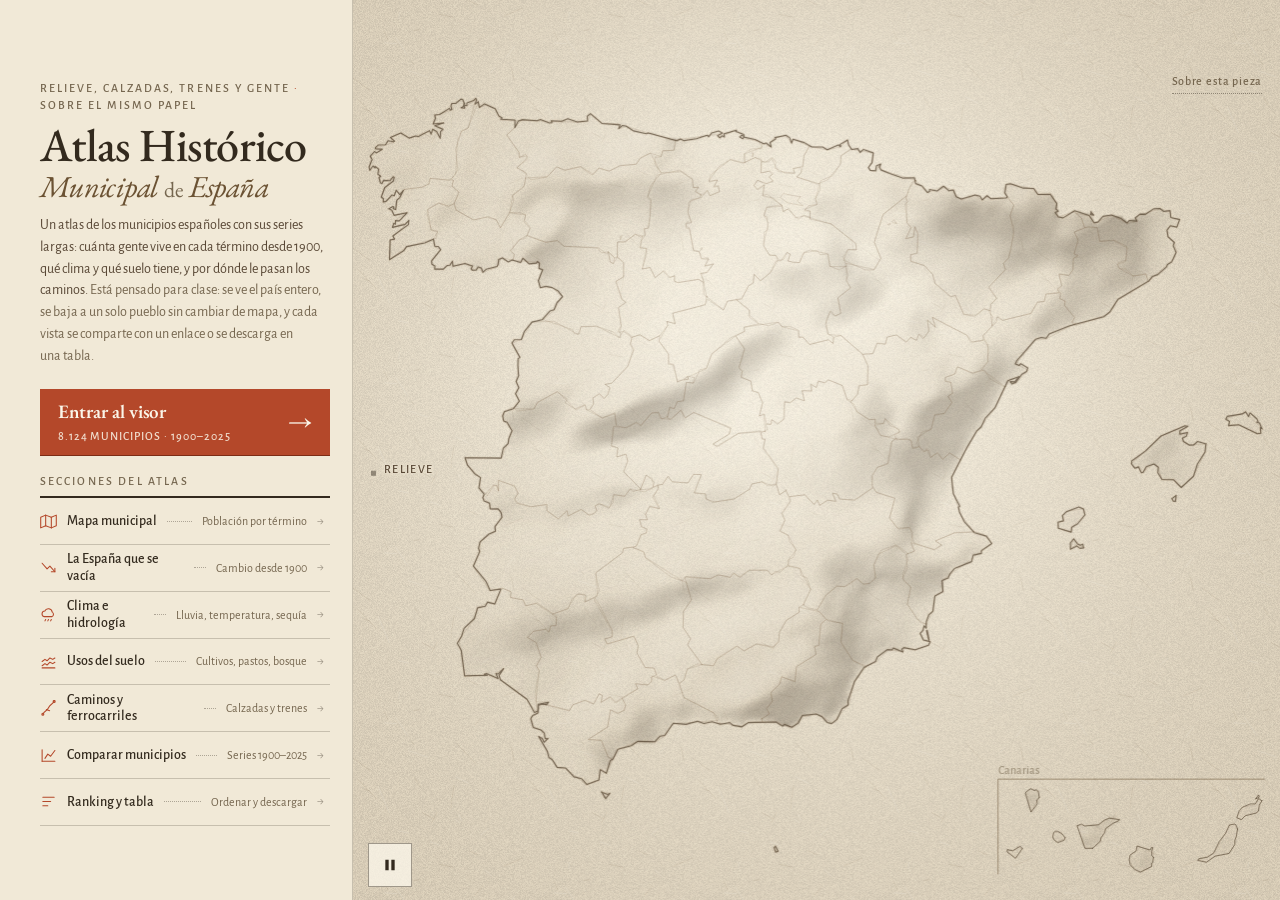
<file: index.html>
<!doctype html>
<html lang="es">
<head>
<meta charset="utf-8">
<meta name="viewport" content="width=device-width, initial-scale=1, viewport-fit=cover">
<meta name="robots" content="noindex,nofollow,noarchive">
<meta name="color-scheme" content="light">
<meta name="theme-color" content="#F1E9D7">
<title>Atlas Histórico Municipal de España</title>
<link rel="preconnect" href="https://fonts.googleapis.com">
<link rel="preconnect" href="https://fonts.gstatic.com" crossorigin>
<link rel="stylesheet" href="https://fonts.googleapis.com/css2?family=EB+Garamond:ital,wght@0,400..700;1,400..600&family=Alegreya+Sans:wght@400;500;700&display=swap">
<style>
:root{
  /* papel de mapa antiguo: crema, tinta, sanguina, teal de agua (los mismos tokens viven en css/styles.css) */
  --papel:#F1E9D7; --cal:#FBF6E9;
  --tinta:#332A1E; --tinta2:#584735; --muted:#75664F;
  --hair:rgba(51,42,30,.22); --hair2:rgba(51,42,30,.44);
  --sanguina:#B4482A; --sanguina-hi:#D9743F; --sanguina-osc:#7C2C15;
  --ceniza:#7E8A8E; --ceniza-osc:#4E5C62; --teal:#114855;
  --sombra:#6B5233;
  --display:"EB Garamond","Garamond",Georgia,"Times New Roman",serif;
  --sans:"Alegreya Sans","Trebuchet MS",system-ui,-apple-system,Segoe UI,sans-serif;
  --padx:clamp(20px,3.1vw,48px);
}
*{box-sizing:border-box;border-radius:0}
html,body{height:100%}
body{margin:0;background:var(--papel);color:var(--tinta);font-family:var(--sans);font-size:16px;line-height:1.42;
     -webkit-font-smoothing:antialiased;overflow:hidden;-webkit-tap-highlight-color:transparent}

.page{height:100vh;height:100dvh;display:grid;
      grid-template-columns:clamp(312px,27.5vw,404px) 1fr;grid-template-rows:1fr}
.col{grid-column:1;display:grid;grid-template-rows:auto auto;align-content:center;
     row-gap:clamp(14px,2.4vh,28px);
     padding:clamp(18px,3.4vh,38px) clamp(14px,1.7vw,28px) clamp(15px,2.8vh,32px) var(--padx);
     position:relative;z-index:3;min-height:0;overflow:hidden}

.eyebrow{margin:0;font-size:12px;letter-spacing:.17em;text-transform:uppercase;color:var(--muted);font-weight:500}
.eyebrow i{font-style:normal;color:var(--sanguina)}
h1{font-family:var(--display);font-weight:500;
   font-size:clamp(34px,3.6vw,51px);line-height:.96;letter-spacing:-.012em;margin:.2em 0 0;color:var(--tinta)}
h1 em{display:block;font-style:italic;font-weight:400;color:var(--sombra);
      font-size:.66em;line-height:1.06;margin-top:.1em;white-space:nowrap}
h1 .de{font-size:.72em;color:var(--muted);font-style:normal}
.lede{margin:.9em 0 0;color:var(--tinta2);font-size:clamp(14px,1.1vw,16.5px);line-height:1.55;text-wrap:pretty}
.lede .q{color:var(--muted)}

/* la acción principal: un botón de sanguina que se ve desde el primer segundo */
.cta{display:flex;align-items:center;justify-content:space-between;gap:12px;
     min-height:56px;padding:10px 18px;background:var(--sanguina);color:var(--cal);text-decoration:none;
     font-family:var(--display);font-weight:600;font-size:clamp(19px,1.45vw,23px);letter-spacing:-.005em;
     box-shadow:0 1px 0 var(--sanguina-osc);transition:background .16s,transform .16s}
.cta small{font-family:var(--sans);font-weight:500;font-size:12px;letter-spacing:.08em;text-transform:uppercase;opacity:.86;display:block;margin-top:2px}
.cta i{font-style:normal;font-size:24px;line-height:1;transition:transform .16s}
.cta:hover,.cta:focus-visible{background:var(--sanguina-osc);outline:none}
.cta:hover i,.cta:focus-visible i{transform:translateX(4px)}
.cta:focus-visible{outline:2px solid var(--tinta);outline-offset:3px}

.indexlabel{margin:18px 0 6px;font-size:12px;letter-spacing:.18em;text-transform:uppercase;color:var(--muted);font-weight:500}
.idx{display:block;border-top:2px solid var(--tinta)}
.idx a{display:grid;grid-template-columns:17px auto minmax(12px,1fr) auto 13px;align-items:center;gap:10px;
       min-height:clamp(42px,5.2vh,50px);padding:6px 0;color:var(--tinta);text-decoration:none;
       border-bottom:1px solid var(--hair);transition:color .16s,padding-left .16s}
.idx a svg{width:17px;height:17px;stroke:var(--sanguina);fill:none;stroke-width:1.5;
           stroke-linecap:round;stroke-linejoin:round;align-self:center}
.idx a b{font-weight:500;font-size:clamp(14px,1.0vw,15.4px);letter-spacing:.002em;line-height:1.2}
.idx a s{text-decoration:none;font-weight:400;font-size:12px;color:var(--muted);
         line-height:1.2;text-align:right;align-self:center;white-space:nowrap}
.idx a u{display:block;height:0;align-self:center;text-decoration:none;border-bottom:1px dotted var(--hair2);opacity:.8}
.idx a i{font-style:normal;color:var(--hair2);font-size:13px;line-height:1;align-self:center;transition:color .16s,transform .16s}
.idx a:hover,.idx a:focus-visible{color:var(--sanguina-osc);padding-left:5px;outline:none}
.idx a:hover i,.idx a:focus-visible i{color:var(--sanguina-osc);transform:translateX(2px)}
.idx a:focus-visible{outline:2px solid var(--sanguina);outline-offset:2px}
.idx a:hover svg,.idx a:focus-visible svg{stroke:var(--sanguina-osc)}

.enter{opacity:0;transform:translateY(5px);transition:opacity .34s ease,transform .42s cubic-bezier(.2,.7,.2,1)}
body.on .enter{opacity:1;transform:none}
body.on .enter.d1{transition-delay:.05s}
body.on .enter.d2{transition-delay:.10s}
body.on .enter.d3{transition-delay:.15s}

/* ---------- la escena: un solo lienzo, sin paneles ---------- */
.stage{grid-column:2;position:relative;min-height:0;overflow:hidden;border-left:1px solid var(--hair);background:var(--papel);
       touch-action:pan-y;cursor:crosshair;user-select:none;-webkit-user-select:none}
.stage canvas{position:absolute;inset:0;width:100%;height:100%;display:block}
.stage.grab{cursor:ew-resize}

/* los rótulos de las capas: se encienden al entrar, en el hueco atlántico de la lámina */
.capas{position:absolute;left:clamp(12px,1.4vw,22px);top:58%;transform:translateY(-46%);margin:0;padding:6px 10px 6px 0;list-style:none;
       pointer-events:none;font-size:12px;letter-spacing:.11em;text-transform:uppercase;font-weight:500;line-height:1.25;
       text-shadow:0 0 7px var(--papel),0 0 3px var(--papel),0 0 1px var(--papel)}
.capas li{display:flex;align-items:baseline;gap:8px;min-height:22px;color:var(--muted);opacity:0;transform:translateX(-6px);
          transition:opacity .7s ease,transform .7s ease,color .5s}
.capas li::before{content:"";width:5px;height:5px;background:var(--hair2);flex:0 0 5px;align-self:center;transition:background .5s,transform .5s}
.capas li.on{opacity:1;transform:none;color:var(--tinta2)}
.capas li.now{color:var(--tinta)}
.capas li.now::before{background:var(--sanguina);transform:scale(1.35)}
.capas li b{font-weight:500}
.capas li span{font-family:var(--display);text-transform:none;letter-spacing:.01em;font-size:14px;color:var(--sanguina-osc);font-variant-numeric:tabular-nums lining-nums;white-space:nowrap}
.capas li span:empty{display:none}

/* el año, discreto, en el rincón del Cantábrico oriental */
.clock{position:absolute;right:clamp(12px,1.4vw,22px);top:clamp(10px,1.4vh,18px);text-align:right;pointer-events:none;
       font-family:var(--display);font-weight:500;font-size:clamp(26px,2.4vw,34px);line-height:1;color:var(--tinta);
       font-variant-numeric:tabular-nums lining-nums;letter-spacing:-.01em;opacity:0;transition:opacity .6s}
.clock.on{opacity:.82}
.clock small{display:block;font-family:var(--sans);font-weight:500;font-size:12px;letter-spacing:.14em;text-transform:uppercase;color:var(--muted);margin-top:4px}

/* control mínimo: pausa/reproduce, 44 px, en la esquina atlántica */
.ctl{position:absolute;left:clamp(10px,1.2vw,18px);bottom:clamp(10px,1.4vh,18px);display:flex;align-items:center;gap:10px;z-index:4}
.ctl button{width:44px;height:44px;border:1px solid var(--hair2);background:rgba(251,246,233,.78);color:var(--tinta);cursor:pointer;
            display:flex;align-items:center;justify-content:center;padding:0;transition:background .16s,border-color .16s}
.ctl button:hover,.ctl button:focus-visible{background:var(--cal);border-color:var(--tinta);outline:none}
.ctl button:focus-visible{outline:2px solid var(--sanguina);outline-offset:2px}
.ctl button[hidden]{display:none}
.ctl button svg{width:16px;height:16px;fill:currentColor}
.ctl button .pause{display:none}
.ctl button[aria-pressed="true"] .pause{display:block}
.ctl button[aria-pressed="true"] .play{display:none}
.ctl .hint{position:absolute;left:0;bottom:52px;white-space:nowrap;font-size:12px;color:var(--muted);letter-spacing:.04em;opacity:0;transition:opacity .6s;pointer-events:none}
.ctl .hint.on{opacity:1}

/* «Sobre esta pieza»: un enlace pequeño y una nota que se abre encima del papel */
.about{position:absolute;right:clamp(12px,1.4vw,22px);top:calc(clamp(10px,1.4vh,18px) + clamp(52px,4.4vw,64px));z-index:4;text-align:right}
.about button{appearance:none;background:none;border:0;padding:6px 0;font:500 12px/1 var(--sans);letter-spacing:.06em;color:var(--muted);
              cursor:pointer;border-bottom:1px dotted var(--hair2)}
.about button:hover,.about button:focus-visible{color:var(--sanguina-osc);border-bottom-color:var(--sanguina-osc);outline:none}
.about .note{position:absolute;right:0;top:100%;margin-top:8px;width:min(300px,72vw);text-align:left;background:rgba(251,246,233,.96);
             border:1px solid var(--hair2);padding:10px 12px;font-size:12.5px;line-height:1.4;color:var(--tinta2);box-shadow:0 2px 10px rgba(51,42,30,.12)}
.about .note[hidden]{display:none}

@media (max-width:919px) and (orientation:portrait){
  body{overflow:auto}
  .page{height:auto;min-height:100dvh;grid-template-columns:1fr;grid-template-rows:auto auto auto}
  .col{display:contents}
  .head{grid-column:1;grid-row:1;padding:calc(12px + env(safe-area-inset-top,0px)) var(--padx) 10px}
  .stage{grid-column:1;grid-row:2;border-left:0;border-top:1px solid var(--hair);border-bottom:1px solid var(--hair);
         min-height:56vh;min-height:56dvh;height:56dvh}
  .nav{grid-column:1;grid-row:3;padding:14px var(--padx) calc(84px + env(safe-area-inset-bottom,0px))}
  .cta{position:fixed;left:12px;right:12px;bottom:calc(10px + env(safe-area-inset-bottom,0px));z-index:20;min-height:54px;box-shadow:0 6px 18px rgba(51,42,30,.28)}
  .indexlabel{margin-top:0}
  h1{font-size:clamp(30px,8.4vw,42px)}
  h1 em{font-size:.72em}
  .lede{font-size:13.5px;line-height:1.42;margin-top:.55em}
  .lede .q{display:none}
  .idx a{min-height:44px;padding:4px 0;grid-template-columns:17px 1fr 13px}
  .idx a b{font-size:14px}
  .idx a s,.idx a u{display:none}
  .capas{left:8px;top:auto;bottom:64px;transform:none;letter-spacing:.08em;line-height:1.2;padding:4px 8px 4px 0;background:rgba(241,233,215,.72)}
  .capas li{min-height:19px;gap:6px}
  .capas li:not(.on){display:none}
  .capas li span{font-size:13px}
  .clock{font-size:24px}
  .clock small{display:none}
  .about{top:44px}
  .ctl .hint{display:none}
}
@media (max-height:560px) and (orientation:landscape){
  .col{padding-top:12px;padding-bottom:12px}
  h1{font-size:clamp(26px,7.2vh,38px)}
  .lede{font-size:12.4px;line-height:1.4}
  .indexlabel{display:none}
  .cta{min-height:44px;font-size:17px}
  .idx a{min-height:32px;padding:2px 0;grid-template-columns:17px 1fr 13px}
  .idx a s,.idx a u{display:none}
  .capas li{min-height:18px}
}
@media (prefers-reduced-motion:reduce){
  .enter{transition:none;opacity:1;transform:none}
  .idx a,.cta,.ctl button,.capas li,.clock{transition:none}
}
</style>
</head>
<body>
<main class="page">
  <div class="col">
    <header class="head">
      <p class="eyebrow enter">Relieve, calzadas, trenes y gente <i>·</i> sobre el mismo papel</p>
      <h1 class="enter">Atlas Histórico<em>Municipal <span class="de">de</span> España</em></h1>
      <p class="lede enter d2">Un atlas de los municipios españoles con sus series largas: cuánta gente vive en cada término desde 1900, qué clima y qué suelo tiene, y por dónde le pasan los caminos.<span class="q"> Está pensado para clase: se ve el país entero, se baja a un solo pueblo sin cambiar de mapa, y cada vista se comparte con un enlace o se descarga en una tabla.</span></p>
    </header>

    <nav class="nav enter d3" aria-label="Entrar al atlas">
      <a class="cta" id="cta" href="visor.html#cat=poblacion&amp;ind=cambio&amp;year=2025&amp;tab=map"><span>Entrar al visor<small>8.124 municipios · 1900–2025</small></span><i aria-hidden="true">&#8594;</i></a>
      <p class="indexlabel">Secciones del atlas</p>
      <div class="idx">
        <a href="visor.html#cat=poblacion&amp;ind=pob&amp;year=2025&amp;tab=map">
          <svg viewBox="0 0 24 24" aria-hidden="true"><polygon points="1 6 8 3 16 6 23 3 23 18 16 21 8 18 1 21 1 6"/><line x1="8" y1="3" x2="8" y2="18"/><line x1="16" y1="6" x2="16" y2="21"/></svg>
          <b>Mapa municipal</b><u aria-hidden="true"></u><s>Población por término</s><i aria-hidden="true">&#8594;</i></a>
        <a href="visor.html#cat=poblacion&amp;ind=cambio&amp;year=2025&amp;tab=map">
          <svg viewBox="0 0 24 24" aria-hidden="true"><path d="M3 6l7 8 4-4 7 8"/><path d="M21 13v5h-5"/></svg>
          <b>La España que se vacía</b><u aria-hidden="true"></u><s>Cambio desde 1900</s><i aria-hidden="true">&#8594;</i></a>
        <a href="visor.html#cat=clima&amp;ind=pp&amp;tab=map">
          <svg viewBox="0 0 24 24" aria-hidden="true"><path d="M6 15a4 4 0 0 1 .8-7.9 5.5 5.5 0 0 1 10.5 1.6A3.6 3.6 0 0 1 17 15z"/><path d="M8 19l-1 2"/><path d="M12 19l-1 2"/><path d="M16 19l-1 2"/></svg>
          <b>Clima e hidrología</b><u aria-hidden="true"></u><s>Lluvia, temperatura, sequía</s><i aria-hidden="true">&#8594;</i></a>
        <a href="visor.html#cat=usos_suelo&amp;ind=cropland_ha&amp;tab=map">
          <svg viewBox="0 0 24 24" aria-hidden="true"><path d="M3 18l4-3 3 2 4-4 4 2 3-2"/><path d="M3 12l4-3 3 2 4-4 4 2 3-2"/><path d="M3 21h18"/></svg>
          <b>Usos del suelo</b><u aria-hidden="true"></u><s>Cultivos, pastos, bosque</s><i aria-hidden="true">&#8594;</i></a>
        <a href="visor.html#cat=transporte&amp;tab=map">
          <svg viewBox="0 0 24 24" aria-hidden="true"><path d="M4 20c3-6 5-3 8-9s4-3 8-9"/><circle cx="4" cy="20" r="1.4"/><circle cx="20" cy="2" r="1.4"/><path d="M9 13.5l4.6 1.6"/></svg>
          <b>Caminos y ferrocarriles</b><u aria-hidden="true"></u><s>Calzadas y trenes</s><i aria-hidden="true">&#8594;</i></a>
        <a href="visor.html#cat=poblacion&amp;ind=pob&amp;year=2025&amp;tab=trends&amp;sel=03076,22225,19170">
          <svg viewBox="0 0 24 24" aria-hidden="true"><path d="M3 20V4"/><path d="M3 20h18"/><path d="M7 16l4-6 4 3 6-8"/></svg>
          <b>Comparar municipios</b><u aria-hidden="true"></u><s>Series 1900–2025</s><i aria-hidden="true">&#8594;</i></a>
        <a href="visor.html#cat=poblacion&amp;ind=pob&amp;year=2025&amp;tab=ranking">
          <svg viewBox="0 0 24 24" aria-hidden="true"><path d="M4 6h16"/><path d="M4 12h11"/><path d="M4 18h7"/></svg>
          <b>Ranking y tabla</b><u aria-hidden="true"></u><s>Ordenar y descargar</s><i aria-hidden="true">&#8594;</i></a>
      </div>
    </nav>
  </div>

  <section class="stage" id="stage" aria-label="Palimpsesto del territorio: relieve, cultivos, calzadas romanas, ferrocarriles desde 1848, población desde 1900 y embalses hasta 2020, dibujados uno sobre otro">
    <canvas id="c" aria-hidden="true"></canvas>
    <ol class="capas" id="capas" aria-hidden="true">
      <li data-l="relieve"><b>Relieve</b><span></span></li>
      <li data-l="cultivos"><b>Cultivos</b><span></span></li>
      <li data-l="calzadas"><b>Calzadas romanas</b><span></span></li>
      <li data-l="ferro"><b>Ferrocarril</b><span></span></li>
      <li data-l="pob"><b>Población</b><span></span></li>
      <li data-l="emb"><b>Embalses</b><span></span></li>
    </ol>
    <div class="clock" id="clock" aria-hidden="true"><b id="yr">1848</b><small id="yrNote">año</small></div>
    <div class="about">
      <button type="button" id="aboutBtn" aria-expanded="false" aria-controls="aboutNote">Sobre esta pieza</button>
      <div class="note" id="aboutNote" hidden>Relieve por la altitud de cada municipio (HistoReCo) y cultivos como parte cultivada del término en 1900 y 2020 (HYDE/LUH2); calzadas romanas (DARMC); ferrocarriles con su año de apertura (Tirado et al., Ivie); población de los censos 1900–1991 y del padrón 2001–2025 (Goerlich/Mas, INE), interpolada entre cortes solo para dibujar; embalses por su superficie en cada década 1900–2020 (HistoReCo). Es una pieza para mirar: las cifras están en el visor.</div>
    </div>
    <div class="ctl">
      <button id="play" type="button" aria-label="Pausar" aria-pressed="true" title="Pausar / reproducir (espacio)">
        <svg class="play" viewBox="0 0 24 24" aria-hidden="true"><path d="M6 4l14 8-14 8z"/></svg>
        <svg class="pause" viewBox="0 0 24 24" aria-hidden="true"><path d="M5 4h5v16H5zM14 4h5v16h-5z"/></svg>
      </button>
      <span class="hint" id="hint">arrastra para recorrer los años</span>
    </div>
  </section>
</main>

<script src="portada/spain.js"></script>
<script src="portada/spain-muni-v6.js"></script>
<script src="portada/spain-muni-v6-pop1.js"></script>
<script src="portada/spain-muni-v6-pop2.js"></script>
<script src="portada/spain-muni-v7.js"></script>
<script src="portada/spain-calzadas-v7.js"></script>
<script src="portada/spain-ferro-v7.js"></script>
<script>
(function(){
'use strict';
var S=window.SPAIN, D=window.SPAIN_MUNI_V6, K7=window.SPAIN_MUNI_V7, C7=window.SPAIN_CALZADAS_V7, F7=window.SPAIN_FERRO_V7,
    PS=(window.SPAIN_MUNI_V6_POP1||'')+(window.SPAIN_MUNI_V6_POP2||'');
var canvas=document.getElementById('c'), stage=document.getElementById('stage'),
    capas=document.getElementById('capas'), clockEl=document.getElementById('clock'), yrEl=document.getElementById('yr'),
    playBtn=document.getElementById('play'), hintEl=document.getElementById('hint'),
    aboutBtn=document.getElementById('aboutBtn'), aboutNote=document.getElementById('aboutNote');
var RM=!!(window.matchMedia&&window.matchMedia('(prefers-reduced-motion: reduce)').matches);
requestAnimationFrame(function(){document.body.classList.add('on');});
aboutBtn.addEventListener('click',function(){var open=aboutNote.hidden;aboutNote.hidden=!open;aboutBtn.setAttribute('aria-expanded',open?'true':'false');});
document.addEventListener('pointerdown',function(e){if(!aboutNote.hidden&&!(e.target.closest&&e.target.closest('.about'))){aboutNote.hidden=true;aboutBtn.setAttribute('aria-expanded','false');}},true);
if(!S||!D||!K7||!C7||!F7||!PS||!canvas.getContext) return;
var ctx=canvas.getContext('2d'), TAU=Math.PI*2;

/* ---------- paleta: papel, tinta, sanguina, teal de agua, ocre de los cultivos ---------- */
var PAPEL='#F1E9D7', CAL='#FBF6E9', TINTA='#332A1E', TINTA2='#584735', MUTED='#75664F', SOMBRA='#6B5233',
    SANG='#B4482A', SANG_HI='#D9743F', SANG_OSC='#7C2C15', TEAL='#114855', TEAL2='#2F6570', OCRE='#D5823D';
function rgba(hex,a){var p=parseInt(hex.slice(1),16);return 'rgba('+((p>>16)&255)+','+((p>>8)&255)+','+(p&255)+','+a.toFixed(3)+')';}
function mix(a,b,t){var pa=parseInt(a.slice(1),16),pb=parseInt(b.slice(1),16);
  var r=Math.round(((pa>>16)&255)+((((pb>>16)&255)-((pa>>16)&255))*t)),
      g2=Math.round(((pa>>8)&255)+((((pb>>8)&255)-((pa>>8)&255))*t)),
      b2=Math.round((pa&255)+(((pb&255)-(pa&255))*t));
  return '#'+(((1<<24)+(r<<16)+(g2<<8)+b2).toString(16).slice(1));}
function hash(n){var s=Math.sin(n*12.9898+78.233)*43758.5453;return s-Math.floor(s);}
function smooth(t){return t*t*(3-2*t);}
function noise(x,seed){var i0=Math.floor(x),f=x-i0,a=hash(i0+seed*131.7),b=hash(i0+1+seed*131.7);return (a+(b-a)*smooth(f))*2-1;}
function fbm(x,seed){return noise(x,seed)*0.62+noise(x*2.31,seed+7)*0.26+noise(x*4.7,seed+19)*0.12;}
function clamp(x){return x<0?0:x>1?1:x;}
function easeOut(t){return 1-Math.pow(1-t,3);}
function easeIn(t){return t*t;}

/* ---------- decodificar los kits ---------- */
var B64='ABCDEFGHIJKLMNOPQRSTUVWXYZabcdefghijklmnopqrstuvwxyz0123456789+/', LUT=new Int16Array(128);
for(var q=0;q<64;q++)LUT[B64.charCodeAt(q)]=q;
var NM=D.n, YRS=D.years, K=YRS.length, P0=YRS[0], P1=YRS[K-1];
var BX=D.box, BW=BX[2]-BX[0], BH=BX[3]-BX[1];
var mLon=new Float32Array(NM), mLat=new Float32Array(NM), mPrv=new Uint8Array(NM), mIne=new Int32Array(NM);
var XY=D.xy, PV=D.pv, IN=D.ine, NAMES=D.names.split('|'), PROVN=D.prov;
for(var i=0;i<NM;i++){
  mLon[i]=BX[0]+(LUT[XY.charCodeAt(i*4)]*64+LUT[XY.charCodeAt(i*4+1)])/4095*BW;
  mLat[i]=BX[1]+(LUT[XY.charCodeAt(i*4+2)]*64+LUT[XY.charCodeAt(i*4+3)])/4095*BH;
  mPrv[i]=(PV.charCodeAt(i*2)-48)*10+(PV.charCodeAt(i*2+1)-48);
  mIne[i]=LUT[IN.charCodeAt(i*3)]*4096+LUT[IN.charCodeAt(i*3+1)]*64+LUT[IN.charCodeAt(i*3+2)];
}
/* series de población: 14 enteros exactos por municipio, varint zigzag sobre deltas (build/portada_kit_v6.py) */
var POP=new Int32Array(NM*K);
(function(){var p=0,j=0,n=PS.length;
  while(j<n&&p<NM*K){var prev=0;
    for(var k=0;k<K;k++){var c0=LUT[PS.charCodeAt(j)],z;
      if(c0<32){z=c0;j+=1;}
      else if(c0<52){z=32+(c0-32)*64+LUT[PS.charCodeAt(j+1)];j+=2;}
      else if(c0<60){z=1312+(c0-52)*4096+LUT[PS.charCodeAt(j+1)]*64+LUT[PS.charCodeAt(j+2)];j+=3;}
      else if(c0<63){z=34080+(c0-60)*262144+LUT[PS.charCodeAt(j+1)]*4096+LUT[PS.charCodeAt(j+2)]*64+LUT[PS.charCodeAt(j+3)];j+=4;}
      else{z=820512+LUT[PS.charCodeAt(j+1)]*262144+LUT[PS.charCodeAt(j+2)]*4096+LUT[PS.charCodeAt(j+3)]*64+LUT[PS.charCodeAt(j+4)];j+=5;}
      prev+=(z&1)?-((z+1)>>1):(z>>1);POP[p++]=prev;}}
  if(p!==NM*K)console.warn('kit V6: series incompletas',p,NM*K);
})();
var ineIndex={};for(i=0;i<NM;i++)ineIndex[mIne[i]]=i;
function segOf(y){var s=0;while(s<K-2&&y>=YRS[s+1])s++;return s;}
function popAt(m,y){if(y<=P0)return POP[m*K];if(y>=P1)return POP[m*K+K-1];
  var s=segOf(y),f=(y-YRS[s])/(YRS[s+1]-YRS[s]),a=POP[m*K+s],b=POP[m*K+s+1];return a+(b-a)*f;}

/* kit V7: altitud, cultivos 1900/2020, embalses por década (build/portada_kit_v7.py) */
var ALT=new Float32Array(NM), LU0=new Float32Array(NM), LU1=new Float32Array(NM), HY=K7.years, HK=HY.length;
for(i=0;i<NM;i++){var av=LUT[K7.alt.charCodeAt(i*2)]*64+LUT[K7.alt.charCodeAt(i*2+1)];ALT[i]=av?(av-1)/4094*2500:NaN;
  LU0[i]=LUT[K7.lu.charCodeAt(i*2)]/63;LU1[i]=LUT[K7.lu.charCodeAt(i*2+1)]/63;}
var EMB=[];(function(){var s=K7.emb;for(var r=0;r+16<=s.length;r+=16){
  var idx=LUT[s.charCodeAt(r)]*4096+LUT[s.charCodeAt(r+1)]*64+LUT[s.charCodeAt(r+2)],a=new Float32Array(HK);
  for(var k=0;k<HK;k++){var c=LUT[s.charCodeAt(r+3+k)];a[k]=c?Math.pow(10,3.5+(c-1)/62*4.3):0;}
  EMB.push({m:idx,a:a});}})();
function embAt(e,y){if(y<=HY[0])return e.a[0];if(y>=HY[HK-1])return e.a[HK-1];
  var s=0;while(s<HK-2&&y>=HY[s+1])s++;var f=(y-HY[s])/(HY[s+1]-HY[s]);return e.a[s]+(e.a[s+1]-e.a[s])*f;}

/* kits de rutas V7 (retoque 2026-09-09, build/portada_kit_v7.py), recortados a la España del propio visor:
   calzadas romanas (spain-calzadas-v7.js: [lon,lat,...] a 3 decimales) y tres ferrocarriles con su año de
   apertura (spain-ferro-v7.js: el formato B64 del kit V5). El kit V5 spain-muni.js ya no se carga: sus rutas
   solo estaban recortadas a una ventana lon/lat y dejaban dentro Portugal, el Pirineo francés y Marruecos. */
var BX5=F7.box, BW5=BX5[2]-BX5[0], BH5=BX5[3]-BX5[1];
function d2(s,o){return LUT[s.charCodeAt(o)]*64+LUT[s.charCodeAt(o+1)];}
var LAYERS=[{id:'calzadas',col:SANG_OSC,w:1.15},{id:'iberico',col:TINTA,w:1.25},{id:'estrecho',col:SOMBRA,w:0.95},{id:'ave',col:SANG,w:1.9}];
var LINES=[];
C7.calzadas.forEach(function(a,j){var n=a.length>>1;if(n<2)return;var pts=new Array(n);
  for(var m=0;m<n;m++)pts[m]=[a[m*2],a[m*2+1]];LINES.push({L:0,y:0,g:pts,s:j});});
LAYERS.forEach(function(L,li){if(!li)return;var str=F7.rutas[L.id];if(!str)return;var recs=str.split('|');
  for(var j=0;j<recs.length;j++){var r=recs[j];if(r.length<8)continue;var op=d2(r,0),yr=op?op+1700:0,n=((r.length-4)/4)|0,pts=new Array(n);
    for(var m=0;m<n;m++){var oo=4+m*4;pts[m]=[BX5[0]+d2(r,oo)/4095*BW5,BX5[1]+d2(r,oo+2)/4095*BH5];}
    LINES.push({L:li,y:yr,g:pts,s:j});}});
var RAIL=LINES.filter(function(l){return l.y>0;}).sort(function(a,b){return a.y-b.y;});
var ROADS=LINES.filter(function(l){return !l.y;});
var Y0=1848, Y1=2025, RAIL_END=RAIL.length?RAIL[RAIL.length-1].y:2020;

/* ---------- proyección: cónica conforme de Lambert, la del atlas ---------- */
var RAD=Math.PI/180,PA=37*RAD,PB=43*RAD,L0=-3*RAD,PC=40*RAD;
var cn=Math.log(Math.cos(PA)/Math.cos(PB))/Math.log(Math.tan(Math.PI/4+PB/2)/Math.tan(Math.PI/4+PA/2));
var cF=Math.cos(PA)*Math.pow(Math.tan(Math.PI/4+PA/2),cn)/cn;
var cR0=cF/Math.pow(Math.tan(Math.PI/4+PC/2),cn);
function raw(lon,lat){var r=cF/Math.pow(Math.tan(Math.PI/4+lat*RAD/2),cn),th=cn*(lon*RAD-L0);return [r*Math.sin(th),cR0-r*Math.cos(th)];}
function cent(r){var x=0,y=0;for(var j=0;j<r.length;j++){x+=r[j][0];y+=r[j][1];}return [x/r.length,y/r.length];}
function bboxOf(rs){var b=[Infinity,Infinity,-Infinity,-Infinity];
  rs.forEach(function(r){r.forEach(function(p){if(p[0]<b[0])b[0]=p[0];if(p[1]<b[1])b[1]=p[1];if(p[0]>b[2])b[2]=p[0];if(p[1]>b[3])b[3]=p[1];});});return b;}
var mainRings=[],canRings=[],fitRings=[];
S.outline.forEach(function(r){var c=cent(r);if(c[0]<-10)canRings.push(r);else{mainRings.push(r);if(c[1]>35.95)fitRings.push(r);}});
var mainRaw=mainRings.map(function(r){return r.map(function(p){return raw(p[0],p[1]);});});
var canRaw=canRings.map(function(r){return r.map(function(p){return raw(p[0],p[1]);});});
var fitB=bboxOf(fitRings.map(function(r){return r.map(function(p){return raw(p[0],p[1]);});}));
var canB=bboxOf(canRaw);
var provRaw=S.provinces.map(function(p){return {can:p.c[0]<-10,rings:p.rings.map(function(r){return r.map(function(pt){return raw(pt[0],pt[1]);});})};});
var muRaw=new Array(NM);for(i=0;i<NM;i++)muRaw[i]=raw(mLon[i],mLat[i]);
LINES.forEach(function(l){l.r=l.g.map(function(p){return raw(p[0],p[1]);});});

/* ---------- disposición ---------- */
var W,H,dpr,mobile,pad,k,ox,oy,scale,inset,pxPerKm,axis;
var mx=new Float32Array(NM),my=new Float32Array(NM),mR=new Float32Array(NM);
var mainScr,canScr,provScr,paperPat,paperLayer,reliefLayer,luLayer0,luLayer1,roadLayer,roadCtx,roadsDone=false,
    netLayer,netCtx,netIdx=0,netYear=Y0-1,dotLayer,dotCtx,dotYear=-1,lineLayer,grid,gridW,gridH,CELL=18,sprites={};
function sx(p){return [ox+(p[0]-fitB[0])*k,oy+(fitB[3]-p[1])*k];}
function sxc(p){return [inset.x0+(p[0]-canB[0])*inset.k,inset.y0+(canB[3]-p[1])*inset.k];}
function newLayer(){var c=document.createElement('canvas');c.width=canvas.width;c.height=canvas.height;var g=c.getContext('2d');g.setTransform(dpr,0,0,dpr,0,0);return [c,g];}

function makePaperTile(){
  var t=document.createElement('canvas'),TS=170;t.width=TS;t.height=TS;
  var g=t.getContext('2d');g.fillStyle=PAPEL;g.fillRect(0,0,TS,TS);
  var im=g.getImageData(0,0,TS,TS),d=im.data,j;
  for(j=0;j<d.length;j+=4){var n=(hash(j*0.37)-0.5)*24+(hash(j*0.041)-0.5)*16;
    d[j]=Math.max(0,Math.min(255,d[j]+n));d[j+1]=Math.max(0,Math.min(255,d[j+1]+n*0.94));d[j+2]=Math.max(0,Math.min(255,d[j+2]+n*0.82));}
  g.putImageData(im,0,0);g.lineWidth=1;
  for(j=0;j<30;j++){var x0=hash(j*5.1)*TS,y0=hash(j*7.7)*TS,ln=5+hash(j*3.3)*24,an=hash(j*11.1)*6.2832;
    g.strokeStyle=hash(j*2.2)>0.5?'rgba(255,252,240,0.55)':'rgba(122,100,68,0.13)';
    g.beginPath();g.moveTo(x0,y0);g.lineTo(x0+Math.cos(an)*ln,y0+Math.sin(an)*ln);g.stroke();}
  return t;
}
function wobblyRing(g,rg,seed){
  g.beginPath();
  for(var j=0;j<rg.length;j++){var p=rg[j],dx=fbm(j*0.5,seed)*0.9,dy=fbm(j*0.5+3,seed+6)*0.9;
    if(j===0)g.moveTo(p[0]+dx,p[1]+dy);else g.lineTo(p[0]+dx,p[1]+dy);}
  g.closePath();
}
function drawOutline(g){
  function ring(rg,lw,al,col){wobblyRing(g,rg,7);g.globalAlpha=al;g.strokeStyle=col;g.lineWidth=lw;g.stroke();g.globalAlpha=1;}
  g.lineJoin='round';g.lineCap='round';
  provScr.forEach(function(pr){pr.forEach(function(rg){if(rg.length>2)ring(rg,0.7*scale,0.22,SOMBRA);});});
  mainScr.forEach(function(rg){if(rg.length<3)return;ring(rg,3.0*scale,0.09,SOMBRA);ring(rg,1.2*scale,0.6,mix(TINTA,SOMBRA,0.35));});
  canScr.forEach(function(rg){if(rg.length<3)return;ring(rg,1.05*scale,0.55,mix(TINTA,SOMBRA,0.35));});
  g.globalAlpha=0.55;g.strokeStyle=SOMBRA;g.lineWidth=1;
  var bx=inset.x0-9,by=inset.y0-9;
  g.beginPath();g.moveTo(bx,inset.y1+2);g.lineTo(bx,by);g.lineTo(inset.x1+2,by);g.stroke();
  g.font='500 12px "Alegreya Sans", system-ui, sans-serif';g.fillStyle=MUTED;g.textAlign='left';g.textBaseline='bottom';
  g.fillText('Canarias',bx,by-3);g.globalAlpha=1;
}

/* ---------- los campos: relieve y cultivos, interpolados de los centroides a una rejilla y recortados a la tierra ---------- */
function buildFields(){
  var G=mobile?4:3, gw=Math.ceil(W/G)+1, gh=Math.ceil(H/G)+1, N=gw*gh;
  /* máscara de tierra: la costa rellena a la resolución de la rejilla */
  var mc=document.createElement('canvas');mc.width=gw;mc.height=gh;var mg=mc.getContext('2d');
  mg.setTransform(1/G,0,0,1/G,0,0);mg.fillStyle='#000';
  mainScr.forEach(function(rg){if(rg.length<3)return;mg.beginPath();rg.forEach(function(p,j){if(j)mg.lineTo(p[0],p[1]);else mg.moveTo(p[0],p[1]);});mg.closePath();mg.fill();});
  canScr.forEach(function(rg){if(rg.length<3)return;mg.beginPath();rg.forEach(function(p,j){if(j)mg.lineTo(p[0],p[1]);else mg.moveTo(p[0],p[1]);});mg.closePath();mg.fill();});
  var mask=mg.getImageData(0,0,gw,gh).data;
  /* cubos para la búsqueda de vecinos */
  var BK=Math.max(16,Math.round(22*scale)), bw=Math.ceil(W/BK)+1, bh=Math.ceil(H/BK)+1, buckets=new Array(bw*bh);
  for(var i=0;i<NM;i++){var bx=(mx[i]/BK)|0,by=(my[i]/BK)|0;if(bx<0||by<0||bx>=bw||by>=bh)continue;var c=by*bw+bx;(buckets[c]||(buckets[c]=[])).push(i);}
  var Rr=Math.max(12,32*scale), R2=Rr*Rr, eps=(0.30*Rr)*(0.30*Rr), reach=Math.ceil(Rr/BK);
  var alt=new Float32Array(N), lu0=new Float32Array(N), lu1=new Float32Array(N), has=new Uint8Array(N);
  for(var gy=0;gy<gh;gy++)for(var gx=0;gx<gw;gx++){
    var ci=gy*gw+gx;if(mask[ci*4+3]<40)continue;
    var px=gx*G,py=gy*G,bx0=(px/BK)|0,by0=(py/BK)|0,sw=0,sa=0,s0=0,s1=0,swl=0;
    for(var yy=by0-reach;yy<=by0+reach;yy++)for(var xx=bx0-reach;xx<=bx0+reach;xx++){
      if(xx<0||yy<0||xx>=bw||yy>=bh)continue;var cell=buckets[yy*bw+xx];if(!cell)continue;
      for(var j=0;j<cell.length;j++){var m=cell[j],dx=mx[m]-px,dy=my[m]-py,dd=dx*dx+dy*dy;if(dd>R2)continue;
        var w=1/(dd+eps);var a=ALT[m];if(a===a){sw+=w;sa+=a*w;}swl+=w;s0+=LU0[m]*w;s1+=LU1[m]*w;}}
    if(swl>0){has[ci]=1;alt[ci]=sw>0?sa/sw:0;lu0[ci]=s0/swl;lu1[ci]=s1/swl;}
  }
  /* un suavizado ligero (3×3) para que el sombreado no muestre la malla */
  function blur(src){var out=new Float32Array(N);
    for(var y=0;y<gh;y++)for(var x=0;x<gw;x++){var c=y*gw+x;if(!has[c])continue;var s=0,n=0;
      for(var yy=-1;yy<=1;yy++)for(var xx=-1;xx<=1;xx++){var X=x+xx,Y=y+yy;if(X<0||Y<0||X>=gw||Y>=gh)continue;var q=Y*gw+X;if(!has[q])continue;var w=(xx||yy)?1:2;s+=src[q]*w;n+=w;}
      out[c]=n?s/n:src[c];}return out;}
  alt=blur(blur(alt));lu0=blur(lu0);lu1=blur(lu1);
  /* sombreado: luz del noroeste, exageración vertical según la escala de la lámina */
  var zf=(mobile?0.040:0.032)*scale/G, im=new ImageData(gw,gh), d=im.data, LX=-0.5,LY=-0.5,LZ=0.7071;
  for(gy=0;gy<gh;gy++)for(gx=0;gx<gw;gx++){ci=gy*gw+gx;if(!has[ci])continue;
    var xl=has[ci-1]&&gx>0?alt[ci-1]:alt[ci], xr=has[ci+1]&&gx<gw-1?alt[ci+1]:alt[ci],
        yu=gy>0&&has[ci-gw]?alt[ci-gw]:alt[ci], yd=gy<gh-1&&has[ci+gw]?alt[ci+gw]:alt[ci];
    var nx=-(xr-xl)*0.5*zf, ny=-(yd-yu)*0.5*zf, nl=Math.sqrt(nx*nx+ny*ny+1), sh=(nx*LX+ny*LY+LZ)/nl-LZ;
    var hyp=Math.pow(alt[ci]/2500,0.85)*0.14, dark=clamp(-sh*2.4)*0.26, light=clamp(sh*2.4)*0.40, o=ci*4;
    var aTot=Math.min(1,hyp+dark+light);
    if(aTot<=0.002)continue;
    /* color: mezcla ponderada de sombra (hipsometría), tinta (umbría) y cal (solana) */
    var r=(107*hyp+51*dark+255*light)/(hyp+dark+light), g2=(82*hyp+42*dark+252*light)/(hyp+dark+light), b=(51*hyp+30*dark+242*light)/(hyp+dark+light);
    d[o]=r;d[o+1]=g2;d[o+2]=b;d[o+3]=Math.round(aTot*255);
  }
  var t=document.createElement('canvas');t.width=gw;t.height=gh;t.getContext('2d').putImageData(im,0,0);
  var L=newLayer();reliefLayer=L[0];var rg=L[1];rg.imageSmoothingEnabled=true;rg.imageSmoothingQuality='high';rg.drawImage(t,0,0,gw,gh,0,0,gw*G,gh*G);
  /* los cultivos: un lavado de ocre proporcional a la parte cultivada del término */
  function wash(field){var im2=new ImageData(gw,gh),dd=im2.data;
    for(var c=0;c<N;c++){if(!has[c])continue;var a=Math.pow(field[c],1.15)*0.42;if(a<0.01)continue;var o=c*4;dd[o]=213;dd[o+1]=130;dd[o+2]=61;dd[o+3]=Math.round(a*255);}
    var tt=document.createElement('canvas');tt.width=gw;tt.height=gh;tt.getContext('2d').putImageData(im2,0,0);
    var LL=newLayer();var g=LL[1];g.imageSmoothingEnabled=true;g.imageSmoothingQuality='high';g.drawImage(tt,0,0,gw,gh,0,0,gw*G,gh*G);return LL[0];}
  luLayer0=wash(lu0);luLayer1=wash(lu1);
}

function layout(){
  var r=stage.getBoundingClientRect();
  W=Math.max(200,Math.round(r.width));H=Math.max(160,Math.round(r.height));
  dpr=Math.min(2,window.devicePixelRatio||1);
  canvas.width=Math.round(W*dpr);canvas.height=Math.round(H*dpr);ctx.setTransform(dpr,0,0,dpr,0,0);
  mobile=W<560;
  pad={l:mobile?8:16,r:mobile?8:18,t:mobile?10:18,b:mobile?12:22};
  var bw=fitB[2]-fitB[0],bh=fitB[3]-fitB[1];
  k=Math.min((W-pad.l-pad.r)/bw,(H-pad.t-pad.b)/bh);
  ox=pad.l+((W-pad.l-pad.r)-bw*k)/2;
  oy=pad.t+((H-pad.t-pad.b)-bh*k)*0.46;
  scale=Math.min(1.5,Math.max(mobile?0.38:0.5,bw*k/960));
  pxPerKm=k/6371;
  sprites={};
  mainScr=mainRaw.map(function(rg){return rg.map(sx);});
  var cw=canB[2]-canB[0],ch=canB[3]-canB[1],kc=k*0.66,tries=0,ok=false;inset=null;
  var insetBot=H-pad.b-(mobile?2:6);
  while(!ok&&tries++<12){
    var iw=cw*kc,ih=ch*kc,x1=W-pad.r,y1=insetBot,x0=x1-iw,y0=y1-ih;ok=true;
    for(var a=0;a<mainScr.length&&ok;a++){var rr=mainScr[a];
      for(var j=0;j<rr.length;j++){if(rr[j][0]>=x0-14&&rr[j][1]>=y0-14){ok=false;break;}}}
    if(!ok)kc*=0.87;else inset={x0:x0,y0:y0,x1:x1,y1:y1,k:kc};
  }
  if(!inset)inset={x0:W-pad.r-cw*kc,y0:insetBot-ch*kc,x1:W-pad.r,y1:insetBot,k:kc};
  canScr=canRaw.map(function(rg){return rg.map(sxc);});
  provScr=provRaw.map(function(p){return p.rings.map(function(rg){return rg.map(p.can?sxc:sx);});});
  for(i=0;i<NM;i++){var pt=(mLon[i]<-10)?sxc(muRaw[i]):sx(muRaw[i]);mx[i]=pt[0];my[i]=pt[1];}
  gridW=Math.ceil(W/CELL)+1;gridH=Math.ceil(H/CELL)+1;grid=new Array(gridW*gridH);
  for(i=0;i<NM;i++){var gx=(mx[i]/CELL)|0,gy=(my[i]/CELL)|0;if(gx<0||gy<0||gx>=gridW||gy>=gridH)continue;var c=gy*gridW+gx;(grid[c]||(grid[c]=[])).push(i);}
  /* la regla de años, fina, al pie de la lámina, entre el botón y el recuadro de Canarias */
  axis={x0:pad.l+(mobile?60:68),x1:Math.max(pad.l+160,inset.x0-(mobile?14:22)),y:H-pad.b-(mobile?8:10)};
  if(!paperPat)paperPat=ctx.createPattern(makePaperTile(),'repeat');
  var L=newLayer();paperLayer=L[0];var pg=L[1];
  pg.fillStyle=paperPat;pg.fillRect(0,0,W,H);
  var vg=pg.createRadialGradient(W*0.44,H*0.36,Math.min(W,H)*0.10,W*0.5,H*0.5,Math.max(W,H)*0.86);
  vg.addColorStop(0,'rgba(255,252,242,0.5)');vg.addColorStop(1,'rgba(106,80,44,0.20)');
  pg.fillStyle=vg;pg.fillRect(0,0,W,H);
  buildFields();
  L=newLayer();lineLayer=L[0];drawOutline(L[1]);
  L=newLayer();roadLayer=L[0];roadCtx=L[1];roadsDone=false;
  L=newLayer();netLayer=L[0];netCtx=L[1];netIdx=0;netYear=Y0-1;
  L=newLayer();dotLayer=L[0];dotCtx=L[1];dotYear=-1;
  LINES.forEach(function(l){var sd=l.s*1.7+l.L*31,n=l.r.length,scr=new Array(n),len=new Float32Array(n),acc=0;
    for(var j=0;j<n;j++){var p=sx(l.r[j]);scr[j]=[p[0]+fbm(j*0.8+sd,l.L+2)*0.8,p[1]+fbm(j*0.8+sd+5,l.L+9)*0.8];
      if(j){var dx=scr[j][0]-scr[j-1][0],dy=scr[j][1]-scr[j-1][1];acc+=Math.sqrt(dx*dx+dy*dy);}len[j]=acc;}
    l.scr=scr;l.len=len;l.tot=acc;});
  ROADS.sort(function(a,b){return a.scr[0][0]-b.scr[0][0];});
}

/* ---------- las tintas ---------- */
function strokeLine(g,l,upTo){
  var L=LAYERS[l.L],pts=l.scr,n=pts.length;if(n<2)return;
  var w=L.w*scale, lim=upTo===undefined?Infinity:upTo;
  g.lineJoin='round';g.lineCap='round';
  function pass(lw,col,al){g.globalAlpha=al;g.strokeStyle=col;g.lineWidth=lw;g.beginPath();g.moveTo(pts[0][0],pts[0][1]);
    for(var j=1;j<n;j++){if(l.len[j]<=lim)g.lineTo(pts[j][0],pts[j][1]);
      else{var f=(lim-l.len[j-1])/(l.len[j]-l.len[j-1]);g.lineTo(pts[j-1][0]+(pts[j][0]-pts[j-1][0])*f,pts[j-1][1]+(pts[j][1]-pts[j-1][1])*f);break;}}
    g.stroke();}
  if(l.L===0){pass(w*2.8,L.col,0.10);pass(w,L.col,0.72);}
  else if(l.L===3){pass(w*2.2,L.col,0.12);pass(w,L.col,0.86);pass(w*0.35,mix(L.col,'#FFF3E0',0.6),0.5);}
  else{pass(w*2.4,L.col,0.07);pass(w,L.col,l.L===1?0.78:0.62);}
  g.globalAlpha=1;
}
/* las calzadas se dibujan a mano alzada, de oeste a este, varias a la vez */
function layRoads(u){
  var g=roadCtx;g.clearRect(0,0,W,H);
  if(u>=1){for(var j=0;j<ROADS.length;j++)strokeLine(g,ROADS[j]);roadsDone=true;return;}
  var N=ROADS.length,win=0.22;
  for(j=0;j<N;j++){var s=(j/N)*(1-win),p=clamp((u-s)/win);if(p<=0)continue;
    strokeLine(g,ROADS[j],p>=1?undefined:ROADS[j].tot*easeOut(p));}
}
/* la red ferroviaria se tiende una vez y se conserva: cada fotograma solo añade lo que abrió el año */
function layTo(year){
  if(year<netYear){netCtx.clearRect(0,0,W,H);netIdx=0;}
  while(netIdx<RAIL.length&&RAIL[netIdx].y<=year){strokeLine(netCtx,RAIL[netIdx]);netIdx++;}
  netYear=year;
}
/* población: un solo pigmento, tamaño según habitantes en ese año; florece en 1900 */
/* el radio crece con los habitantes (log), no con el número de términos: una aldea es un grano; una ciudad, una mancha */
var R_MIN=0.34, R_SPAN=4.6;
function radiusOf(pop){var u=(Math.log10(pop+1)-2.0)/3.6;u=u<0?0:u>1?1:u;
  var r=(R_MIN+R_SPAN*Math.pow(u,1.7))*(mobile?0.72:1)*scale;return r<0.3?0.3:r;}
var RSTEP=0.25;
function sprite(ri){
  var sp=sprites[ri];if(sp)return sp;
  var r=ri*RSTEP,sz=Math.ceil((r+2)*2),c=document.createElement('canvas');
  c.width=Math.ceil(sz*dpr);c.height=c.width;var g=c.getContext('2d');g.setTransform(dpr,0,0,dpr,0,0);
  var cx=sz/2,cy=sz/2,u=clamp((r/((mobile?0.72:1)*scale)-R_MIN)/R_SPAN),big=clamp((u-0.45)/0.5);
  if(u>0.3){g.beginPath();g.arc(cx,cy,r+0.7,0,TAU);g.fillStyle=rgba(TINTA,0.06+0.10*u);g.fill();}
  g.beginPath();g.arc(cx,cy,r,0,TAU);g.fillStyle=rgba(mix(TINTA2,TINTA,big),0.30+0.46*u);g.fill();
  if(r>1.8){g.beginPath();g.arc(cx-r*0.18,cy-r*0.18,r*0.48,0,TAU);g.fillStyle=rgba(TINTA,0.26);g.fill();}
  sp={c:c,sz:sz,h:sz/2};sprites[ri]=sp;return sp;
}
function paintDots(y){
  var g=dotCtx;g.clearRect(0,0,W,H);
  if(y<P0-0.001){dotYear=y;return;}
  var bloom=easeOut(clamp((y-P0)/7)), s=y>=P1?K-2:segOf(y), f=y>=P1?1:(y-YRS[s])/(YRS[s+1]-YRS[s]);
  /* las aldeas (radio < 0,9 px) van en un solo trazado de cuadraditos: 8.112 drawImage no caben en un fotograma */
  g.beginPath();var grains=0;
  for(var m=0;m<NM;m++){
    var o=m*K,pa=POP[o+s],pb=POP[o+s+1],pop=pa+(pb-pa)*f,r=radiusOf(pop)*bloom;mR[m]=r;
    var x=mx[m],yy=my[m];if(x<-8||x>W+8||yy<-8||yy>H+8||r<0.3)continue;
    if(r<0.9){g.rect(x-r,yy-r,r*2,r*2);grains++;continue;}
    var sp=sprite(Math.round(r/RSTEP));
    g.drawImage(sp.c,Math.round((x-sp.h)*dpr)/dpr,Math.round((yy-sp.h)*dpr)/dpr,sp.sz,sp.sz);
  }
  if(grains){g.fillStyle=rgba(TINTA2,0.34);g.fill();}
  dotYear=y;
}
/* embalses: charcos de teal, radio según la superficie de ese año */
function paintPools(g,y,alpha){
  if(y<HY[0]-0.001||alpha<=0)return;
  g.save();g.globalAlpha=alpha;
  for(var j=0;j<EMB.length;j++){var e=EMB[j],a=embAt(e,y);if(a<=0)continue;
    var m=e.m,rk=Math.sqrt(a/Math.PI)/1000,r=Math.max(1.3*scale,rk*pxPerKm*2.3);
    g.beginPath();g.arc(mx[m],my[m],r+0.8,0,TAU);g.fillStyle=rgba(TEAL,0.18);g.fill();
    g.beginPath();g.arc(mx[m],my[m],r,0,TAU);g.fillStyle=rgba(TEAL2,0.62);g.fill();
    if(r>2.4){g.beginPath();g.arc(mx[m]-r*0.22,my[m]-r*0.22,r*0.42,0,TAU);g.fillStyle=rgba('#BFD3CA',0.5);g.fill();}
  }
  g.restore();
}
/* la regla fina de años */
function ruler(g,y,alpha){
  if(alpha<=0)return;
  var x0=axis.x0,x1=axis.x1,yy=axis.y;
  function X(yr){return x0+(x1-x0)*clamp((yr-Y0)/(Y1-Y0));}
  g.save();g.globalAlpha=alpha;
  g.strokeStyle=rgba(TINTA,0.32);g.lineWidth=1;g.beginPath();g.moveTo(x0,yy+.5);g.lineTo(x1,yy+.5);g.stroke();
  g.font='500 12px "Alegreya Sans", system-ui, sans-serif';g.fillStyle=MUTED;g.textBaseline='bottom';
  g.textAlign='left';g.fillText(String(Y0),x0,yy-4);g.textAlign='right';g.fillText(String(Y1),x1,yy-4);
  var ticks=[1900,1950,2000];
  for(var j=0;j<ticks.length;j++){var xx=Math.round(X(ticks[j]))+.5;g.strokeStyle=rgba(TINTA,0.3);g.beginPath();g.moveTo(xx,yy-3);g.lineTo(xx,yy+3);g.stroke();}
  if(y!==null){var mxp=X(y);g.fillStyle=SANG;g.beginPath();g.moveTo(mxp,yy-1);g.lineTo(mxp-4,yy-8);g.lineTo(mxp+4,yy-8);g.closePath();g.fill();}
  g.restore();
}
/* nombre del pueblo bajo el cursor: solo el nombre y su provincia */
function nameTag(g,m){
  if(m<0)return;
  var name=NAMES[m],prov=PROVN[pad2(mPrv[m])]||'',r=Math.max(mR[m],1.5);
  g.save();g.font='500 13px "Alegreya Sans", system-ui, sans-serif';
  var w1=g.measureText(name).width;g.font='400 12px "Alegreya Sans", system-ui, sans-serif';var w2=g.measureText(prov).width;
  var tw=Math.max(w1,w2)+14,th=prov?36:22,x=mx[m]+r+9,y=my[m]-th/2;
  if(x+tw>W-6)x=mx[m]-r-9-tw;if(y<6)y=6;if(y+th>H-6)y=H-6-th;
  g.beginPath();g.arc(mx[m],my[m],r+3,0,TAU);g.strokeStyle=rgba(CAL,0.9);g.lineWidth=2.4;g.stroke();g.strokeStyle=TINTA;g.lineWidth=1;g.stroke();
  g.fillStyle=rgba(CAL,0.94);g.fillRect(x,y,tw,th);g.strokeStyle=rgba(SOMBRA,0.6);g.strokeRect(x+.5,y+.5,tw-1,th-1);
  g.fillStyle=TINTA;g.textAlign='left';g.textBaseline='top';g.font='500 13px "Alegreya Sans", system-ui, sans-serif';g.fillText(name,x+7,y+4);
  if(prov){g.fillStyle=MUTED;g.font='400 12px "Alegreya Sans", system-ui, sans-serif';g.fillText(prov,x+7,y+20);}
  g.restore();
}
function pad2(n){return n<10?'0'+n:String(n);}

/* ---------- el acto ---------- */
var T={paper0:0,paper1:600,relief0:350,relief1:1700,lu0:1300,lu1:2500,road0:2000,road1:3900,clock0:3450,clockRun:6450,
       hold:6500,rewind:1500,replay:19000};
T.end=T.clock0+T.clockRun;  /* ≈ 9,9 s */
var phase=RM?'still':'intro', pt=0, year=RM?Y1:Y0-1, paused=false, hover=-1, tapUntil=0, litRoads=0, subst=0;
var LI={};Array.prototype.forEach.call(capas.children,function(li){LI[li.getAttribute('data-l')]=li;});
var lit={}, shown={};
function light(id,on,span,now){var li=LI[id];if(!li)return;
  if(lit[id]!==on){lit[id]=on;li.classList.toggle('on',on);}
  if(span!==undefined&&shown[id]!==span){shown[id]=span;li.lastElementChild.textContent=span;}
  li.classList.toggle('now',!!now&&on);}
function labelsFor(y,clockOn,u){
  /* u: avance del sustrato 0..1 (relieve → cultivos → calzadas) */
  light('relieve',u>0.06,'',false);
  light('cultivos',u>0.34,clockOn&&y>P0?(y>=2020?'1900 → 2020':'1900 → '+Math.round(y)):'1900',false);
  light('calzadas',u>0.62,'',!clockOn&&u>0.62);
  var fy=clockOn?(y>=RAIL_END?'1848–'+RAIL_END:'1848–'+Math.max(Y0,Math.round(y))):'';
  light('ferro',clockOn,fy,clockOn&&y<P0);
  light('pob',clockOn&&y>=P0,clockOn&&y>=P0?(y>=P1?'1900–2025':'1900–'+Math.round(y)):'',clockOn&&y>=P0&&y<1920);
  light('emb',clockOn&&y>=1920,clockOn&&y>=1920?(y>=2020?'1900–2020':'1900–'+Math.round(y)):'',clockOn&&y>=1920);
}
var lastShownYear=-1;
function showYear(y,on){
  clockEl.classList.toggle('on',on);
  var yi=Math.max(Y0,Math.min(Y1,Math.floor(y+1e-6)));
  if(yi!==lastShownYear){lastShownYear=yi;yrEl.textContent=String(yi);}
}
/* en reposo el año no cambia: la lámina completa se guarda una vez y solo se pinta encima la luz */
var holdLayer=null,holdYear=-1;
function compose(now){
  if(phase==='hold'&&holdLayer&&holdYear===year&&!RM){
    ctx.drawImage(holdLayer,0,0,W,H);liveLight(now,true);
    if(hover>=0&&(now<tapUntil||!mobileTouch))nameTag(ctx,hover);
    return;
  }
  composeFull(now);
  if(phase==='hold'&&!RM){var L=newLayer();holdLayer=L[0];L[1].drawImage(canvas,0,0,W,H);holdYear=year;
    liveLight(now,true);if(hover>=0&&(now<tapUntil||!mobileTouch))nameTag(ctx,hover);}
}
function liveLight(now,breathe){
  var ph=(now%16000)/16000, cx0=-W*0.5+ph*W*2.0, gr=ctx.createLinearGradient(cx0,0,cx0+W*0.9,H*0.55);
  gr.addColorStop(0,'rgba(255,252,242,0)');gr.addColorStop(0.5,'rgba(255,252,242,0.20)');gr.addColorStop(1,'rgba(255,252,242,0)');
  ctx.fillStyle=gr;ctx.fillRect(0,0,W,H);
  if(breathe){var br=0.5+0.5*Math.sin(now/1800);ctx.save();ctx.globalAlpha=br*0.45;ctx.lineJoin='round';ctx.lineCap='round';
    ctx.strokeStyle=SANG_HI;ctx.lineWidth=LAYERS[3].w*scale*0.7;
    for(var j=0;j<RAIL.length;j++){var l=RAIL[j];if(l.L!==3)continue;var p=l.scr;ctx.beginPath();ctx.moveTo(p[0][0],p[0][1]);for(var q2=1;q2<p.length;q2++)ctx.lineTo(p[q2][0],p[q2][1]);ctx.stroke();}
    ctx.restore();}
}
function composeFull(now){
  /* estado derivado del reloj: sustrato (u) y año */
  var u,clockOn,timeAlpha=1;
  if(phase==='intro'){u=clamp((pt-T.relief0)/(T.road1-T.relief0));clockOn=pt>=T.clock0;
    if(clockOn)year=Y0+clamp((pt-T.clock0)/T.clockRun)*(Y1-Y0);}
  else if(phase==='rewind'){u=1;clockOn=true;timeAlpha=1-easeIn(clamp(pt/T.rewind));year=Y1;}
  else if(phase==='replay'){u=1;clockOn=true;year=Y0+clamp(pt/T.replay)*(Y1-Y0);}
  else{u=1;clockOn=true;}  /* hold, still, scrub */
  var paperA=phase==='intro'?clamp((pt-T.paper0)/(T.paper1-T.paper0)):1,
      reliefA=phase==='intro'?easeOut(clamp((pt-T.relief0)/(T.relief1-T.relief0))):1,
      luA=phase==='intro'?easeOut(clamp((pt-T.lu0)/(T.lu1-T.lu0))):1,
      roadU=phase==='intro'?clamp((pt-T.road0)/(T.road1-T.road0)):1;
  ctx.clearRect(0,0,W,H);
  ctx.fillStyle=CAL;ctx.fillRect(0,0,W,H);
  ctx.globalAlpha=paperA;ctx.drawImage(paperLayer,0,0,W,H);
  ctx.globalAlpha=reliefA;ctx.drawImage(reliefLayer,0,0,W,H);
  /* cultivos: 1900 hasta que corre el reloj, y de ahí un fundido hacia 2020 */
  var m=clockOn?clamp((year-1900)/120)*timeAlpha:0;
  ctx.globalAlpha=luA*(1-m);ctx.drawImage(luLayer0,0,0,W,H);
  if(m>0){ctx.globalAlpha=luA*m;ctx.drawImage(luLayer1,0,0,W,H);}
  ctx.globalAlpha=1;
  if(roadU>0){if(!roadsDone||roadU<1)layRoads(roadU);ctx.drawImage(roadLayer,0,0,W,H);}
  if(clockOn){
    layTo(year);
    ctx.globalAlpha=timeAlpha;ctx.drawImage(netLayer,0,0,W,H);ctx.globalAlpha=1;
    paintPools(ctx,year,timeAlpha);
    /* en marcha los puntos se repintan una vez por año dibujado; al arrastrar o en reposo, a cada cambio */
    if(dotYear!==year&&(dotYear<0||year>=P1||year<P0||Math.abs(year-dotYear)>=1||phase==='scrub'||phase==='hold'))paintDots(year);
    ctx.globalAlpha=timeAlpha;ctx.drawImage(dotLayer,0,0,W,H);ctx.globalAlpha=1;
  }
  ctx.drawImage(lineLayer,0,0,W,H);
  /* estado vivo: una deriva de luz recorre despacio el palimpsesto (en reposo, además, la última tinta respira) */
  if(!RM&&(phase==='replay'||phase==='rewind'||phase==='scrub'))liveLight(now,false);
  ruler(ctx,clockOn?year:null,clockOn?Math.min(1,timeAlpha+0.35):clamp((pt-T.clock0+500)/600));
  if(phase!=='hold'&&hover>=0&&(now<tapUntil||!mobileTouch))nameTag(ctx,hover);
  labelsFor(year,clockOn,u);
  showYear(year,clockOn&&timeAlpha>0.35);
}

/* ---------- el reloj de fases ---------- */
var raf=null,lastNow=null,frames=0,fpsT0=0,mobileTouch=false;window.__fps=0;
function frame(now){
  raf=null;frames++;if(!fpsT0)fpsT0=now;if(now-fpsT0>=500){window.__fps=Math.round(frames*1000/(now-fpsT0));frames=0;fpsT0=now;}
  if(lastNow===null)lastNow=now;var dt=Math.min(80,now-lastNow);lastNow=now;
  if(!paused){pt+=dt;
    if(phase==='intro'&&pt>=T.end){phase='hold';pt=0;hintEl.classList.add('on');}
    else if(phase==='hold'&&pt>=T.hold){phase='rewind';pt=0;}
    else if(phase==='rewind'&&pt>=T.rewind){phase='replay';pt=0;year=Y0;layTo(Y0);}
    else if(phase==='replay'&&pt>=T.replay){phase='hold';pt=0;}
  }
  compose(now);
  if(!RM)raf=requestAnimationFrame(frame);
}
function tick(){if(!raf)raf=requestAnimationFrame(frame);}
function setPaused(p){paused=p;playBtn.setAttribute('aria-pressed',p?'false':'true');playBtn.setAttribute('aria-label',p?'Reproducir':'Pausar');
  if(!p){lastNow=null;if(phase==='scrub'||phase==='still'){phase='replay';pt=clamp((year-Y0)/(Y1-Y0))*T.replay;}tick();}}
function takeControl(){if(phase==='intro'){/* saltar al final del sustrato */}
  phase='scrub';paused=true;playBtn.setAttribute('aria-pressed','false');playBtn.setAttribute('aria-label','Reproducir');hintEl.classList.remove('on');}
function setYear(y){takeControl();year=Math.max(Y0,Math.min(Y1,y));tick();}
playBtn.addEventListener('click',function(){if(paused)setPaused(false);else setPaused(true);});
document.addEventListener('keydown',function(e){
  var tg=e.target,tag=tg&&tg.tagName;
  if(e.key===' '){if(tag==='BUTTON'||tag==='A')return;e.preventDefault();playBtn.click();return;}
  var st=e.shiftKey?10:1;
  if(e.key==='ArrowRight'){e.preventDefault();setYear(Math.floor(year)+st);}
  else if(e.key==='ArrowLeft'){e.preventDefault();setYear(Math.ceil(year)-st);}
  else if(e.key==='Home'){e.preventDefault();setYear(Y0);}
  else if(e.key==='End'){e.preventDefault();setYear(Y1);}
  else if(e.key==='Escape'){if(phase==='intro'){phase='hold';pt=0;year=Y1;hintEl.classList.add('on');tick();}}
});
document.addEventListener('visibilitychange',function(){
  if(document.hidden){if(raf){cancelAnimationFrame(raf);raf=null;}}
  else{lastNow=null;tick();}
});
var rt=null;function onResize(){clearTimeout(rt);rt=setTimeout(function(){layout();if(phase!=='intro'){layTo(year);}dotYear=-1;holdLayer=null;tick();},90);}
window.addEventListener('resize',onResize);window.addEventListener('orientationchange',onResize);

/* ---------- espacio: nombre al pasar, arrastrar recorre los años ---------- */
function pick(px,py){
  var gx=(px/CELL)|0,gy=(py/CELL)|0,best=-1,bd=1e9;
  for(var yy=gy-1;yy<=gy+1;yy++)for(var xx=gx-1;xx<=gx+1;xx++){
    if(xx<0||yy<0||xx>=gridW||yy>=gridH)continue;var cell=grid[yy*gridW+xx];if(!cell)continue;
    for(var j=0;j<cell.length;j++){var m=cell[j],dx=mx[m]-px,dy=my[m]-py,dd=dx*dx+dy*dy,lim=Math.max(mR[m]+4,mobile?12:8);
      if(dd<lim*lim&&dd<bd){bd=dd;best=m;}}}
  return best;
}
var drag=null;
stage.addEventListener('pointerdown',function(e){
  if(e.target.closest&&e.target.closest('button,a,.about'))return;
  var r=stage.getBoundingClientRect();
  drag={x:e.clientX-r.left,y:e.clientY-r.top,year:Math.max(Y0,year),moved:false,id:e.pointerId,touch:e.pointerType==='touch'};
  mobileTouch=drag.touch;
  try{stage.setPointerCapture(e.pointerId);}catch(err){}
});
stage.addEventListener('pointermove',function(e){
  var r=stage.getBoundingClientRect(),px=e.clientX-r.left,py=e.clientY-r.top;
  if(drag){var dx=px-drag.x;
    if(!drag.moved&&Math.abs(dx)>6){drag.moved=true;stage.classList.add('grab');}
    if(drag.moved){setYear(drag.year+dx/(axis.x1-axis.x0)*(Y1-Y0));hover=-1;}
    return;}
  if(e.pointerType==='touch')return;
  mobileTouch=false;
  var m=pick(px,py);if(m!==hover){hover=m;tick();}
});
function endDrag(e){
  if(!drag)return;var d=drag;drag=null;stage.classList.remove('grab');
  try{stage.releasePointerCapture(d.id);}catch(err){}
  if(d.moved){tick();return;}
  if(d.touch){var r=stage.getBoundingClientRect(),m=pick(e.clientX-r.left,e.clientY-r.top);hover=m;tapUntil=performance.now()+2800;if(phase==='intro'){phase='hold';pt=0;year=Y1;hintEl.classList.add('on');}tick();}
}
stage.addEventListener('pointerup',endDrag);
stage.addEventListener('pointercancel',function(){drag=null;stage.classList.remove('grab');});
stage.addEventListener('pointerleave',function(e){if(drag||e.pointerType==='touch')return;hover=-1;tick();});

/* ---------- arranque ---------- */
function start(){layout();
  if(RM){phase='still';year=Y1;layRoads(1);layTo(Y1);paintDots(Y1);compose(performance.now());hintEl.classList.add('on');playBtn.hidden=true;return;}
  raf=requestAnimationFrame(frame);}
if(document.fonts&&document.fonts.ready)document.fonts.ready.then(function(){onResize();});
start();

/* API de comprobación (Playwright) */
window.__v7={n:NM,year:function(){return year;},phase:function(){return phase;},setYear:function(y){setYear(y);},
  pause:function(){setPaused(true);},play:function(){setPaused(false);},
  skipIntro:function(){phase='hold';pt=0;year=Y1;hintEl.classList.add('on');tick();},
  idx:function(ine){return ineIndex[ine];},xy:function(i){var r=stage.getBoundingClientRect();return [r.left+mx[i],r.top+my[i]];},
  hover:function(){return hover;},lit:function(){return Object.keys(lit).filter(function(k){return lit[k];});},
  emb:EMB.length,nRoads:ROADS.length,nRail:RAIL.length,
  proj:function(lon,lat){var r=stage.getBoundingClientRect(),p=sx(raw(lon,lat));return [r.left+p[0],r.top+p[1]];},
  bench:function(){var t=performance.now(),n=20;for(var q=0;q<n;q++)paintDots(P0+(q/n)*(P1-P0));var a=(performance.now()-t)/n;
    t=performance.now();for(q=0;q<n;q++)compose(performance.now());var b=(performance.now()-t)/n;return {dots:+a.toFixed(2),compose:+b.toFixed(2)};}};
})();
</script>
</body>
</html>
</file>
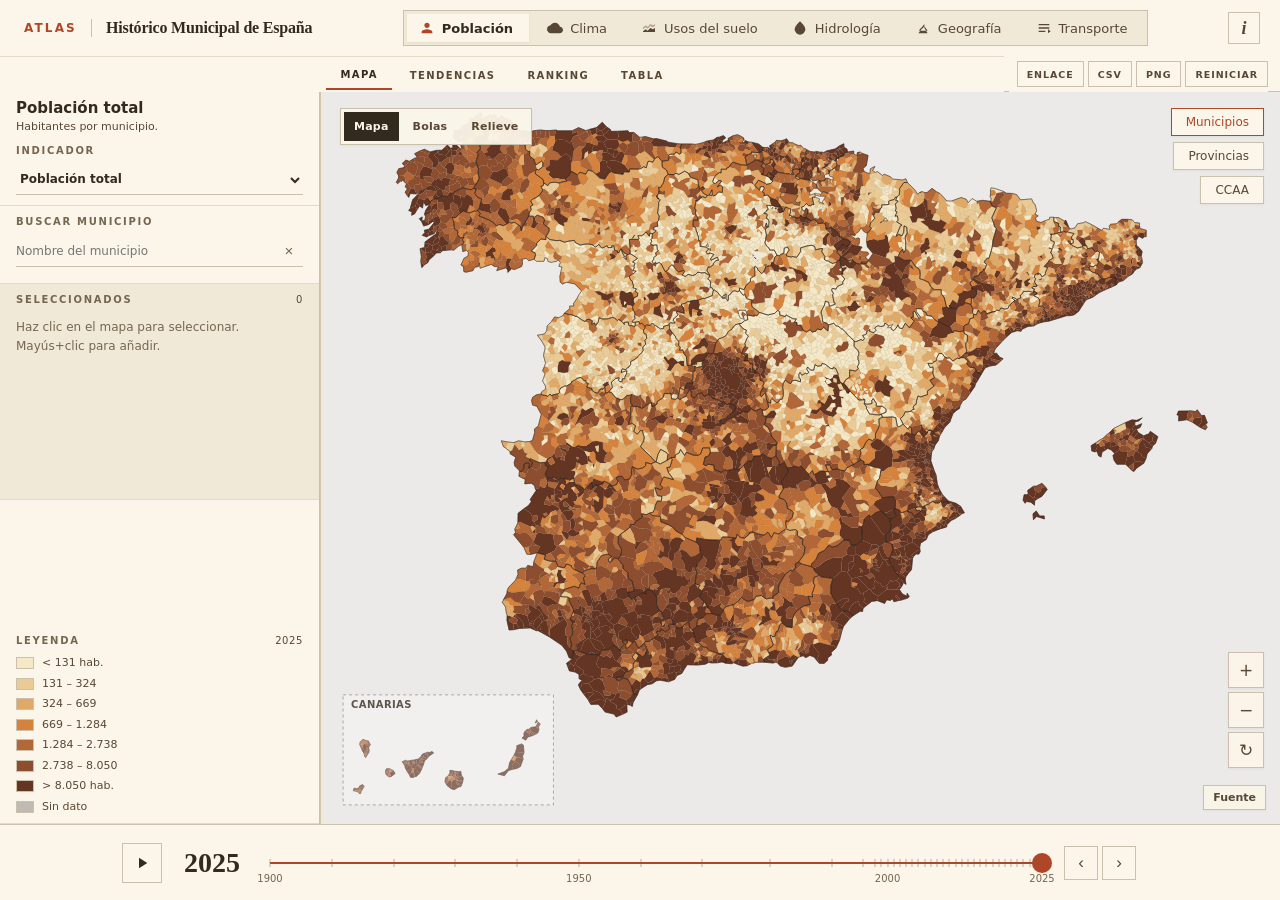
<file: visor.html>
<!DOCTYPE html>
<html lang="es">
<head>
<meta charset="UTF-8">
<meta name="robots" content="noindex,nofollow,noarchive">
<meta name="viewport" content="width=device-width, initial-scale=1.0">
<title>Atlas Histórico Municipal de España</title>
<link rel="icon" href="data:,">
<link rel="stylesheet" href="css/styles.css?v=20260908b">
<script src="vendor/d3.v7.min.js?v=20260908b"></script>
<script src="vendor/topojson-client.min.js?v=20260908b"></script>
</head>
<body>

<!-- Top bar with category tabs -->
<header class="topbar">
    <div class="topbar-left">
        <div class="brand">
            <span class="brand-mark">ATLAS</span>
            <span class="brand-divider"></span>
            <span class="brand-title">Histórico Municipal de España</span>
        </div>
    </div>

    <div class="topbar-center">
        <div class="cat-tabs" id="cat-tabs"></div>
    </div>

    <nav class="topbar-nav" aria-label="Vistas del atlas">
        <button class="nav-btn active" data-tab="map">Mapa</button>
        <button class="nav-btn" data-tab="trends">Tendencias</button>
        <button class="nav-btn" data-tab="ranking">Ranking</button>
        <button class="nav-btn" data-tab="table">Tabla</button>
    </nav>
    <div class="topbar-actions" aria-label="Compartir y exportar">
        <button class="act-btn" id="act-link" type="button" title="Copiar enlace a esta vista (indicador, a&ntilde;o, territorio)">Enlace</button>
        <button class="act-btn" id="act-csv" type="button" title="Descargar en CSV los datos de la vista actual">CSV</button>
        <button class="act-btn" id="act-png" type="button" title="Descargar en PNG el mapa o gr&aacute;fico actual">PNG</button>
        <button class="act-btn" id="act-reset" type="button" title="Volver al estado inicial del atlas">Reiniciar</button>
    </div>
    <button class="info-btn" data-tab="about" type="button" aria-label="Informaci&oacute;n" title="Informaci&oacute;n">i</button>
</header>

<!-- Main layout: sidebar + map -->
<div class="layout">

    <!-- Sidebar -->
    <aside class="sidebar">

        <button class="sheet-toggle" id="sheet-toggle" type="button" aria-expanded="true">Panel de indicadores</button>

        <!-- Indicator list (dynamic per category) -->
        <div class="sidebar-section indicator-section">
            <div class="indicator-name" id="indicator-name">Población total</div>
            <div class="indicator-desc" id="indicator-desc">Habitantes por municipio según censo decenal.</div>
            <div class="kicker">Indicador</div>
            <div class="indicator-list" id="indicator-list"></div>
        </div>

        <div class="sidebar-section search-section">
            <div class="kicker">Buscar municipio</div>
            <div class="muni-search-box">
                <input id="muni-search" type="search" placeholder="Nombre del municipio" autocomplete="off">
                <button id="muni-search-clear" type="button" aria-label="Limpiar b&uacute;squeda">&times;</button>
            </div>
            <div class="muni-search-results" id="muni-search-results"></div>
        </div>

        <!-- Legend -->
        <div class="sidebar-section legend-section" id="legend-section">
            <div class="kicker">Leyenda <span class="kicker-soft" id="legend-year">2011</span></div>
            <div class="legend" id="legend"></div>
        </div>

        <!-- Selection panel -->
        <div class="sidebar-section selection-panel">
            <div class="kicker">
                <span>Seleccionados</span>
                <span class="kicker-soft" id="selection-count">0</span>
            </div>
            <div class="selection-help" id="selection-help">
                Haz clic en el mapa para seleccionar.<br>Mayús+clic para añadir.
            </div>
            <div class="selection-list" id="selection-list"></div>
            <svg class="sel-chart" id="sel-chart"></svg>
            <button class="clear-btn" id="clear-btn" style="display:none">Limpiar selección</button>
        </div>

        <div class="sidebar-section sidebar-footer">
            <div class="source" id="source-footer">
                Fuente: Goerlich &amp; Mas (Ivie–Valencia).<br>
                Series homogéneas 1900–2011.
            </div>
        </div>
    </aside>

    <div class="sidebar-resizer" id="sidebar-resizer" aria-hidden="true"></div>

    <!-- Map -->
    <main class="map-area">
        <svg class="map" id="map"></svg>
        <div class="map-3d" id="map-3d" aria-hidden="true"></div>

        <!-- Loading overlay with progress -->
        <div class="loading" id="loading">
            <div class="loading-title">Atlas Histórico Municipal</div>
            <div class="loading-status" id="loading-status">Cargando datos…</div>
            <div class="loading-bar"><div class="loading-bar-fill" id="loading-bar-fill"></div></div>
        </div>

        <div class="tooltip" id="tooltip"></div>
        <div class="map-source-trigger" id="map-source-trigger" tabindex="0">
            <span>Fuente</span>
            <div class="map-source-panel" id="map-source-panel"></div>
        </div>

        <div class="visual-controls" aria-label="Forma de visualizaci&oacute;n">
            <button class="visual-btn active" id="btn-visual-choropleth" type="button" title="Mapa de pol&iacute;gonos">Mapa</button>
            <button class="visual-btn" id="btn-visual-bubbles" type="button" title="Bolas sin solape">Bolas</button>
            <button class="visual-btn" id="btn-visual-relief" type="button" title="Relieve">Relieve</button>
        </div>

        <div class="zoom-controls" aria-label="Zoom del mapa">
            <button class="zoom-btn" id="zoom-in" type="button" aria-label="Acercar" title="Acercar">+</button>
            <button class="zoom-btn" id="zoom-out" type="button" aria-label="Alejar" title="Alejar">&minus;</button>
            <button class="zoom-btn" id="zoom-reset" type="button" aria-label="Ver toda Espa&ntilde;a" title="Ver toda Espa&ntilde;a">&#8635;</button>
        </div>

        <!-- Map level toggles (bottom-right) -->
        <div class="map-controls">
            <button class="map-btn active" id="btn-mun">Municipios</button>
            <button class="map-btn" id="btn-prov">Provincias</button>
            <button class="map-btn" id="btn-ccaa">CCAA</button>
        </div>
    </main>
</div>

<section class="data-view" id="data-view" aria-label="Vistas anal&iacute;ticas">
    <div class="data-shell">
        <div class="data-head">
            <div class="data-head-main">
                <div class="data-title-row">
                    <div class="kicker data-inline-kicker" id="data-view-kicker">Vista</div>
                    <h1 id="data-view-title">Tendencias</h1>
                    <p id="data-view-desc">Selecciona uno o varios municipios para comparar su evoluci&oacute;n hist&oacute;rica.</p>
                </div>
            </div>
            <div class="data-selection-summary" id="data-selection-summary">Sin municipios seleccionados</div>
        </div>

        <div class="data-panel active" id="panel-trends">
            <div class="trend-workspace" id="trend-workspace">
                <div class="trend-main">
                    <svg class="trend-chart" id="trend-chart"></svg>
                    <div class="data-empty" id="trend-empty">Busca o selecciona municipios en el mapa para ver su evoluci&oacute;n hist&oacute;rica.</div>
                </div>
                <aside class="trend-sidebar" id="trend-sidebar">
                    <button class="trend-sidebar-toggle" id="trend-sidebar-toggle" type="button" aria-label="Ocultar controles" title="Ocultar controles">
                        <span class="toggle-open">Controles</span>
                        <span class="toggle-closed">Opciones</span>
                    </button>
                    <div class="trend-controls" id="trend-controls">
                        <div class="trend-control-block trend-search-block">
                            <div class="kicker">Municipios</div>
                            <div class="muni-search-box compact">
                                <input id="trend-muni-search" type="search" placeholder="Buscar y a&ntilde;adir municipio" autocomplete="off">
                                <button id="trend-muni-search-clear" type="button" aria-label="Limpiar b&uacute;squeda">&times;</button>
                            </div>
                            <div class="muni-search-results trend-search-results" id="trend-muni-results"></div>
                        </div>
                        <div class="trend-control-block trend-indicators-block">
                            <div class="kicker">Indicadores</div>
                            <div class="trend-chip-row" id="trend-indicator-chips"></div>
                        </div>
                        <div class="trend-control-block" id="trend-climate-controls"></div>
                        <div class="trend-control-block" id="trend-land-metric"></div>
                        <div class="trend-control-block" id="trend-layout-controls"></div>
                        <div class="trend-selected-strip" id="trend-selected-munis"></div>
                    </div>
                </aside>
            </div>
        </div>

        <div class="data-panel" id="panel-ranking">
            <div class="data-table-wrap" id="ranking-table"></div>
        </div>

        <div class="data-panel" id="panel-table">
            <div class="data-table-wrap" id="series-table"></div>
        </div>
    </div>
</section>

<!-- Time bar at bottom -->
<footer class="timebar">
    <div class="timebar-inner">
        <button class="play-btn" id="play-btn" aria-label="Reproducir">
            <svg viewBox="0 0 24 24" width="18" height="18"><path d="M8 5v14l11-7z" fill="currentColor"/></svg>
        </button>
        <div class="timebar-year-label" id="timebar-year">2011</div>
        <div class="timeline" id="timeline">
            <div class="timeline-track"></div>
            <div class="timeline-fill" id="timeline-fill"></div>
            <div class="timeline-handle" id="timeline-handle"></div>
            <div class="timeline-ticks" id="timeline-ticks"></div>
        </div>
        <div class="year-step">
            <button class="year-step-btn" id="year-prev" type="button" aria-label="A&ntilde;o anterior" title="A&ntilde;o anterior">&lsaquo;</button>
            <button class="year-step-btn" id="year-next" type="button" aria-label="A&ntilde;o siguiente" title="A&ntilde;o siguiente">&rsaquo;</button>
        </div>
        <div class="timebar-spacer"></div>
    </div>
</footer>

<section class="about-view" id="about-view" aria-label="Informaci&oacute;n del atlas">
    <div class="about-shell">
        <div class="about-intro">
            <div>
                <div class="kicker">Sobre el visor</div>
                <h1>Atlas Hist&oacute;rico Municipal de Espa&ntilde;a</h1>
                <p>Recurso docente y divulgativo, en construcci&oacute;n, para explorar cambios demogr&aacute;ficos, ambientales, territoriales y de infraestructura hist&oacute;rica con alta resoluci&oacute;n espacial. Tambi&eacute;n sirve como laboratorio de an&aacute;lisis cuantitativo hist&oacute;rico y revisi&oacute;n visual de fuentes municipales.</p>
            </div>
            <button class="about-back" type="button" data-tab="map">Volver al mapa</button>
        </div>

        <div class="about-note">
            <strong>Recurso docente y divulgativo desarrollado por Juan Infante-Amate</strong>, Departamento de Historia Econ&oacute;mica, Universidad de Granada. El objetivo original es docente: facilitar la lectura territorial de largo plazo sin sustituir la consulta cr&iacute;tica de las fuentes originales. Si detectas errores, lagunas o quieres proponer nuevos datos municipales, contacta con el autor para incorporarlos a futuras versiones.
        </div>

        <div class="method-panel">
            <div class="method-heading">Fuentes principales</div>
            <div class="method-row">
                <strong>Poblaci&oacute;n y l&iacute;mites</strong>
                <span><strong>Goerlich &amp; Mas / BBVA-Ivie</strong> para series homog&eacute;neas 1900-2011, completadas con <strong>Padr&oacute;n Continuo del INE</strong> hasta 2025. Las capas provincial y auton&oacute;mica se reconstruyen desde la malla municipal actual para evitar huecos por segregaciones recientes.</span>
            </div>
            <div class="method-row">
                <strong>Clima, hidrolog&iacute;a y geograf&iacute;a</strong>
                <span>Variables de <strong>HistoReCo</strong> y elaboraciones municipales asociadas: precipitaci&oacute;n, temperatura, SPEI, hidrolog&iacute;a, altitud, rugosidad, distancias y otros indicadores territoriales.</span>
            </div>
            <div class="method-row">
                <strong>Uso del suelo</strong>
                <span>Capas hist&oacute;ricas <strong>HYDE + LUH2</strong> agregadas a municipio: cultivos, pastos, urbano, bosque y otros usos. Las superficies se suman al pasar a provincias y CCAA.</span>
            </div>
            <div class="method-row">
                <strong>Infraestructuras</strong>
                <span>Transporte separa los <strong>trazados</strong> visibles de calzadas romanas y ferrocarriles de los <strong>indicadores de distancia</strong> a esas redes. Los trazados se leen de <strong>calzadas_romanas.geojson</strong>, <strong>ferrocarril_iberico.geojson</strong>, <strong>ferrocarril_estrecho.geojson</strong> y <strong>ferrocarril_ave.geojson</strong>.</span>
            </div>
        </div>

        <div class="method-panel">
            <div class="method-heading">Información por indicador</div>
            <div class="indicator-info-grid" id="about-indicator-grid"></div>
        </div>

        <div class="about-grid">
            <article class="about-box">
                <div class="about-box-kicker">Metodolog&iacute;a</div>
                <h2>Agregaci&oacute;n territorial</h2>
                <p>Los stocks se suman; porcentajes y distancias se agregan como medias; densidad y cambio poblacional se recalculan con poblaci&oacute;n y &aacute;rea agregadas. Provincias y CCAA se dibujan desde los municipios para que el contorno sea consistente.</p>
            </article>
            <article class="about-box">
                <div class="about-box-kicker">Cobertura</div>
                <h2>Lagunas y municipios recientes</h2>
                <p>Algunos municipios de creaci&oacute;n reciente tienen huecos en a&ntilde;os anteriores. Para indicadores continuos el visor usa el valor observado m&aacute;s cercano cuando no hay interpolaci&oacute;n posible, evitando falsos agujeros visuales; para an&aacute;lisis fino conviene revisar la fecha de creaci&oacute;n municipal.</p>
            </article>
            <article class="about-box">
                <div class="about-box-kicker">Cita sugerida</div>
                <h2>Uso de la herramienta</h2>
                <p>Infante-Amate, J. (2026). <em>Atlas Hist&oacute;rico Municipal de Espa&ntilde;a</em>. Universidad de Granada. Citar tambi&eacute;n las fuentes originales de cada indicador cuando se usen datos o gr&aacute;ficos.</p>
            </article>
            <article class="about-box">
                <div class="about-box-kicker">Pr&oacute;ximas vistas</div>
                <h2>Gr&aacute;ficas y facets</h2>
                <p>La base puede extenderse con climogramas, gr&aacute;ficas temporales, facets por territorio, rankings y paneles comparativos siguiendo el patr&oacute;n del visor de Andaluc&iacute;a.</p>
            </article>
        </div>
    </div>
</section>

<script type="module" src="js/app.js?v=20260908b"></script>
</body>
</html>
</file>
<file: css/styles.css>
/* ───────────────────────────────────────────────────────────
   Atlas Histórico Municipal de España
   Estética inspirada en Opportunity Atlas (Harvard/Census)
   ─────────────────────────────────────────────────────────── */

:root {
    /* Cromo tomado de la portada aprobada del visor:
       07_temp/portadas_visores_2026-09/spain_municipal/V1_espana-que-se-vacia.html
       (papel crema con grano, pigmento sepia y sanguina, titulares en EB Garamond).
       Solo el marco es de papel: las ESCALAS DE DATOS (POP_COLORS, CAMBIO_COLORS,
       DISTANCE_COLORS, CLIMATE_*, LINE_COLORS y NO_DATA_COLOR en js/app.js) y los
       colores de las capas de transporte se quedan EXACTAMENTE como estaban. */
    --bg: #fbf6e9;            /* --cal de la portada: paneles y superficies */
    --bg-alt: #f1e9d7;        /* --papel de la portada: fondo hundido y hover */
    --bg-map: #eceae8;        /* lienzo del mapa (agua/vacio): gris de papel, ya
                                 no el gris-azul #e9eff0 de antes (portada V7,
                                 2026-09-08: «la paleta del interior es la de la
                                 portada»). Remedido con dE2000 contra las 21
                                 clases de las tres rampas, «cero», «sin dato» y
                                 la tierra base, tambien en deuteranopia y
                                 protanopia: minimo 6,07 dE (antes 7,73; umbral
                                 de separable 5). No es el color de "sin dato"
                                 (ese es NO_DATA_COLOR en js/app.js). */
    --teal: #114855;          /* --teal de la portada: agua (embalses, rios,
                                 precipitacion), extremo de SEQ_COOL */
    --teal-soft: #2f6570;     /* teal asentado para trazos y texto (6,05:1) */
    --teal-wash: rgba(17,72,85,0.08);
    --ink: #332a1e;           /* --tinta */
    --ink-soft: #584735;      /* --tinta2 */
    --ink-mute: #75664f;      /* --muted (#8b7a62) asentado: el original da 3,8:1
                                 sobre cal y aqui se usa para texto de 10-12 px */
    --rule: #c9c0ad;          /* --hair (.22 de tinta) resuelto sobre papel */
    --rule-soft: #e3dbc8;
    --accent: #b04528;        /* --sanguina (#b4482a) asentada un 2 % de luminancia
                                 para pasar 4,5:1 como texto sobre papel */
    --accent-strong: #7c2c15; /* --sanguina-osc: hover y estados activos */
    --accent-soft: #e4c8b4;   /* sanguina al 20 % sobre papel: bordes y rellenos */
    --accent-wash: rgba(176,69,40,0.07); /* velo de sanguina para hover/activo */
    --shadow-sm: 0 1px 2px rgba(51,42,30,0.06);
    --shadow-md: 0 4px 14px rgba(51,42,30,0.12);

    --topbar-h: 92px;
    --topbar-main-h: 56px;
    --timebar-h: 76px;
    --sidebar-w: 320px;

    /* Voz tipografica de la portada. El visor no pide ninguna hoja de fuentes
       (ni Google Fonts ni @font-face) y no se le anade ninguna peticion nueva:
       las familias de la portada encabezan la pila y, si no estan instaladas,
       se cae en Georgia (titulares) y en la sans del sistema (interfaz).
       De la pila de la portada se deja fuera a proposito Gill Sans MT: su
       cifra 1 es un palo sin base y en las tablas de poblacion se confunde
       con I/l (probado: "1.731.649" y el puesto "11" del ranking). */
    --font-sans: 'Alegreya Sans', 'Inter', system-ui, -apple-system, BlinkMacSystemFont, 'Segoe UI', sans-serif;
    --font-serif: 'EB Garamond', 'Source Serif Pro', Garamond, Georgia, 'Times New Roman', serif;
}

* { box-sizing: border-box; }
html, body {
    margin: 0; padding: 0;
    height: 100%;
    font-family: var(--font-sans);
    color: var(--ink);
    background: var(--bg-alt);
    font-size: 14px;
    line-height: 1.5;
    -webkit-font-smoothing: antialiased;
    overflow: hidden;
}

/* ── Topbar ── */
.topbar {
    position: fixed;
    top: 0; left: 0; right: 0;
    height: var(--topbar-h);
    display: flex;
    align-items: flex-start;
    padding: 0 60px 0 24px;
    background: var(--bg);
    border-bottom: 1px solid var(--rule);
    z-index: 50;
    gap: 18px;
}
.topbar-left { display: flex; align-items: center; flex: 0 0 auto; min-width: 236px; height: var(--topbar-main-h); }
.topbar-center { display: flex; justify-content: center; align-items: center; flex: 1 1 0; height: var(--topbar-main-h); }
.topbar-center { min-width: 0; overflow: hidden; }
.topbar-nav {
    position: absolute;
    top: var(--topbar-main-h);
    left: 0;
    right: 62px;
    height: calc(var(--topbar-h) - var(--topbar-main-h));
    display: flex;
    align-items: center;
    gap: 4px;
    justify-content: center;
    min-width: 112px;
    background: var(--bg);
    border-top: 1px solid var(--rule-soft);
}
.info-btn {
    position: absolute;
    top: 12px;
    right: 20px;
    width: 32px;
    height: 32px;
    border-radius: 0;
    border: 1px solid var(--rule);
    background: var(--bg);
    color: var(--ink-soft);
    font-family: Georgia, serif;
    font-size: 18px;
    font-style: italic;
    font-weight: 700;
    line-height: 1;
    cursor: pointer;
}
.info-btn:hover,
.info-btn.active {
    color: var(--accent);
    border-color: var(--accent-soft);
    background: var(--accent-wash);
}

.brand { display: flex; align-items: center; gap: 14px; }
.brand-mark {
    font-weight: 700;
    font-size: 12px;
    letter-spacing: 0.18em;
    color: var(--accent);
}
.brand-divider {
    width: 1px; height: 18px; background: var(--rule);
}
.brand-title {
    font-family: var(--font-serif);
    font-weight: 600;
    font-size: 16px;
    letter-spacing: -0.012em;
    color: var(--ink);
}
.cat-tabs {
    display: flex;
    gap: 6px;
    background: var(--bg-alt);
    border: 1px solid var(--rule);
    border-radius: 0;
    padding: 3px;
    min-width: 0;
    max-width: 100%;
    overflow-x: auto;
    scrollbar-width: none;
}
.cat-tabs::-webkit-scrollbar { display: none; }
.cat-tab {
    appearance: none;
    background: transparent;
    border: none;
    padding: 6px 16px 6px 12px;
    display: flex;
    align-items: center;
    gap: 7px;
    font-family: var(--font-sans);
    font-size: 13px;
    font-weight: 500;
    color: var(--ink-soft);
    cursor: pointer;
    border-radius: 0;
    transition: all 0.15s;
    white-space: nowrap;
}
.cat-tab:hover { color: var(--ink); }
.cat-tab.active {
    background: var(--bg);
    color: var(--ink);
    box-shadow: var(--shadow-sm);
    font-weight: 600;
}
.cat-tab.active .cat-icon {
    color: var(--accent);
}
.cat-tab .cat-icon {
    width: 16px;
    height: 16px;
    flex-shrink: 0;
}
.cat-tab.disabled {
    opacity: 0.45;
    cursor: not-allowed;
}
.cat-tab.disabled:hover { color: var(--ink-soft); }

.nav-btn {
    appearance: none;
    background: transparent;
    border: none;
    padding: 9px 14px 8px;
    font-family: var(--font-sans);
    font-size: 10px;
    font-weight: 700;
    letter-spacing: 0.14em;
    text-transform: uppercase;
    color: var(--ink-soft);
    cursor: pointer;
    border-radius: 0;
    transition: all 0.15s;
}
.nav-btn:hover { color: var(--ink); background: var(--bg-alt); }
.nav-btn.active { color: var(--ink); border-bottom: 2px solid var(--accent); border-radius: 0; }

/* ── Layout ── */
.layout {
    position: fixed;
    top: var(--topbar-h);
    left: 0; right: 0;
    bottom: var(--timebar-h);
    display: flex;
}
body.show-about .layout,
body.show-about .timebar,
body.show-about .data-view,
body.show-data .layout {
    display: none;
}

/* ── Sidebar ── */
.sidebar {
    width: var(--sidebar-w);
    background: var(--bg);
    border-right: 1px solid var(--rule);
    overflow-y: auto;
    display: flex;
    flex-direction: column;
}
.indicator-section { order: 1; }
.search-section { order: 2; }
.selection-panel { order: 3; }
.legend-section {
    order: 4;
    margin-top: auto;
}
.sidebar-footer { order: 5; }
.sidebar-resizer {
    width: 8px;
    margin-left: -4px;
    cursor: col-resize;
    z-index: 12;
    background: transparent;
    flex: 0 0 8px;
}
.sidebar-resizer::after {
    content: "";
    display: block;
    width: 1px;
    height: 100%;
    margin: 0 auto;
    background: var(--rule);
    opacity: 0.85;
}
.sidebar-resizer:hover::after,
body.resizing-sidebar .sidebar-resizer::after {
    width: 2px;
    background: var(--accent);
}
body.resizing-sidebar {
    cursor: col-resize;
    user-select: none;
}
.sidebar-section {
    padding: 8px 16px;
    border-bottom: 1px solid var(--rule-soft);
}
.sidebar-section:last-child { border-bottom: none; }
.kicker {
    font-size: 10px;
    letter-spacing: 0.17em;
    text-transform: uppercase;
    color: var(--ink-mute);
    font-weight: 600;
    margin-bottom: 7px;
    display: flex;
    justify-content: space-between;
    align-items: center;
}
.kicker-soft {
    color: var(--ink-soft);
    font-weight: 500;
    letter-spacing: 0.06em;
}

/* (Cards anteriores eliminadas — categorías ahora viven en el top bar) */

/* ── Indicator list ── */
.indicator-list {
    display: flex;
    flex-direction: column;
    gap: 2px;
    margin-bottom: 2px;
}
.indicator-select {
    width: 100%;
    height: 30px;
    border: 0;
    border-bottom: 1px solid var(--rule);
    background: var(--bg);
    color: var(--ink);
    font-family: var(--font-sans);
    font-size: 12px;
    font-weight: 700;
    padding: 0 24px 0 0;
    outline: none;
}
.indicator-select:focus {
    border-color: var(--accent);
    box-shadow: none;
}
.transport-mode-toggle {
    display: grid;
    grid-template-columns: 1fr 1fr;
    gap: 4px;
    margin-bottom: 6px;
    padding: 3px;
    background: var(--bg-alt);
    border: 1px solid var(--rule);
}
.transport-mode-btn {
    appearance: none;
    border: 0;
    background: transparent;
    color: var(--ink-soft);
    font-family: var(--font-sans);
    font-size: 11px;
    font-weight: 800;
    min-height: 28px;
    cursor: pointer;
}
.transport-mode-btn:hover {
    color: var(--ink);
}
.transport-mode-btn.active {
    background: var(--bg);
    color: var(--ink);
    box-shadow: var(--shadow-sm);
}
.land-metric-inline {
    margin-top: 10px;
}
.ind-row {
    display: flex; align-items: center; gap: 9px;
    padding: 5px 8px;
    font-size: 13px;
    color: var(--ink-soft);
    cursor: pointer;
    border-radius: 0;
    transition: background 0.15s;
}
.ind-row:hover { background: var(--bg-alt); }
.ind-radio {
    width: 14px; height: 14px;
    border-radius: 0;
    border: 1.5px solid var(--ink-mute);
    flex-shrink: 0;
    background: var(--bg);
    position: relative;
    transition: all 0.15s;
}
.ind-row.active .ind-radio {
    border-color: var(--accent);
}
.ind-row.active .ind-radio::after {
    content: "";
    position: absolute;
    inset: 2px;
    border-radius: 0;
    background: var(--accent);
}
.ind-row.active { color: var(--ink); font-weight: 500; }

.ind-checkbox {
    width: 14px; height: 14px;
    border-radius: 0;
    border: 1.5px solid var(--ink-mute);
    flex-shrink: 0;
    background: var(--bg);
    position: relative;
    transition: all 0.15s;
}
.ind-row.active .ind-checkbox {
    border-color: var(--accent);
    background: var(--accent);
}
.ind-row.active .ind-checkbox::after {
    content: "";
    position: absolute;
    left: 3px; top: 0px;
    width: 4px; height: 8px;
    border: solid white;
    border-width: 0 2px 2px 0;
    transform: rotate(45deg);
}

.ind-row.disabled {
    opacity: 0.55;
    cursor: not-allowed;
}
.ind-row.disabled:hover { background: transparent; }

.indicator-name {
    font-family: var(--font-sans);
    font-size: 15px;
    font-weight: 800;
    line-height: 1.18;
    color: var(--ink);
    margin: 0 0 2px;
}
.indicator-desc {
    font-size: 11px;
    color: var(--ink-soft);
    line-height: 1.35;
    margin-bottom: 8px;
}
.muni-search-box {
    border: 0;
    border-bottom: 1px solid var(--rule);
    height: 32px;
}
.muni-search-box input {
    padding-left: 0;
    font-size: 12px;
}
.muni-search-box button {
    border-left: 0;
    width: 28px;
}

/* ── Legend ── */
.legend {
    display: flex;
    flex-direction: column;
    gap: 4px;
}
.legend-row {
    display: flex; align-items: center; gap: 8px;
    font-size: 11px;
    color: var(--ink-soft);
}
.legend-swatch {
    width: 18px; height: 12px;
    /* Hairline en --rule y no en rgba(0,0,0,.06): la casilla «Cero»
       (#faf5e6) queda a 0,87 dE del papel del panel (--bg #fbf6e9) y sin
       un borde visible la clave de la leyenda no se ve. --rule da 12,5 dE
       contra el papel y 12,2 contra el relleno. Verificado 2026-09-06. */
    border: 1px solid var(--rule);
    flex-shrink: 0;
}
.legend-line {
    width: 22px; height: 0;
    flex-shrink: 0;
    border-top-width: 2px;
    border-top-style: solid;
}
/* Las cuatro tintas de las redes son las de la portada V7 (2026-09-08):
   calzadas = sanguina oscura a trazos, via iberica = tinta, via estrecha =
   teal a trazos, AVE = minio. Medidas: pares a >= 18,6 dE (>= 10,9 en
   protanopia, calzadas/iberica, que ademas se separan por el trazo);
   sobre la tierra base #f1e9d7, el mas claro (minio) da 3,69:1. */
.legend-line.ov-roman { border-top: 2px dashed var(--accent-strong); }
.legend-line.ov-rail-iberian { border-top: 2px solid var(--ink); }
.legend-line.ov-rail-narrow { border-top: 2px dashed var(--teal); }
.legend-line.ov-rail-hsr { border-top: 2.5px solid #c4562b; }

/* Barra continua: se usa cuando el relleno del mapa es continuo, para que la
   leyenda no prometa escalones que el mapa no dibuja. Revisado 2026-09-06. */
.legend-ramp {
    display: flex;
    flex-direction: column;
    gap: 3px;
}
.legend-ramp-bar {
    height: 12px;
    width: 100%;
    border: 1px solid rgba(51, 42, 30, 0.18);
}
.legend-ramp-scale {
    display: flex;
    font-size: 10px;
    color: var(--ink-soft);
    line-height: 1.25;
    gap: 4px;
}
.legend-ramp-caption {
    font-size: 10px;
    color: var(--ink-mute);
    line-height: 1.3;
}

/* ── Selection panel ── */
.selection-panel { background: var(--bg-alt); }
.selection-help {
    font-size: 12px;
    color: var(--ink-mute);
    line-height: 1.6;
    padding: 4px 0;
}
.selection-list {
    display: flex; flex-direction: column;
    gap: 3px;
    margin-bottom: 5px;
    max-height: 118px;
    overflow-y: auto;
}
.selection-item {
    display: flex; align-items: center; gap: 6px;
    font-size: 12px;
    padding: 3px 0;
}
.selection-dot {
    width: 9px; height: 9px;
    border-radius: 50%;
    flex-shrink: 0;
}
.selection-name {
    flex: 1;
    overflow: hidden;
    text-overflow: ellipsis;
    white-space: nowrap;
    font-weight: 500;
}
.selection-value {
    color: var(--ink-mute);
    font-variant-numeric: tabular-nums;
}
.selection-remove {
    appearance: none;
    width: 22px;
    height: 22px;
    border: 1px solid transparent;
    border-radius: 0;
    background: transparent;
    color: var(--ink-mute);
    cursor: pointer;
    padding: 0;
    font-size: 16px;
    line-height: 1;
    flex: 0 0 auto;
}
.selection-remove:hover {
    color: var(--accent-strong);
    border-color: var(--accent-soft);
    background: var(--accent-wash);
}
.sel-chart {
    width: 100%;
    height: 126px;
    display: block;
    margin-top: 4px;
}

.clear-btn {
    appearance: none;
    background: transparent;
    border: 1px solid var(--rule);
    border-radius: 0;
    padding: 4px 8px;
    font-family: var(--font-sans);
    font-size: 11px;
    color: var(--ink-soft);
    cursor: pointer;
    margin-top: 5px;
}
.clear-btn:hover { color: var(--accent); border-color: var(--accent); }

/* ── Map area ── */
.map-area {
    flex: 1;
    position: relative;
    background: var(--bg-map);
    overflow: hidden;
}
.map {
    width: 100%; height: 100%;
    display: block;
    cursor: default;
    background: var(--bg-map);
}
.map-3d {
    position: absolute;
    inset: 0;
    display: none;
    z-index: 6;
    pointer-events: none;
}
.map-area.visual-relief .map-3d {
    display: block;
    pointer-events: auto;
}
.map-3d canvas {
    display: block;
    width: 100%;
    height: 100%;
}
.map-3d-status {
    position: absolute;
    left: 18px;
    bottom: 18px;
    background: rgba(251, 246, 233, 0.94);
    border: 1px solid var(--rule);
    color: var(--ink-soft);
    font-size: 11px;
    font-weight: 700;
    padding: 7px 9px;
    box-shadow: var(--shadow-sm);
}
.map-background {
    fill: var(--bg-map);
}
.map .country-fill {
    fill: var(--bg-alt);
    stroke: rgba(51, 42, 30, 0.30);
    stroke-width: 0.7;
    pointer-events: none;
    vector-effect: non-scaling-stroke;
}
.map.climate-mode .country-fill {
    fill: #efe5ca;
}
.map.visual-relief .country-fill {
    opacity: 0;
}
.map .municipio {
    fill-rule: evenodd;
    stroke: rgba(68, 54, 38, 0.22);
    stroke-width: 0.28;
    stroke-linejoin: round;
    transition: stroke 0.1s, stroke-width 0.1s;
    vector-effect: non-scaling-stroke;
    cursor: pointer;
}
.map .provincia-fill,
.map .ccaa-fill {
    fill-rule: evenodd;
    stroke: rgba(68, 54, 38, 0.48);
    stroke-width: 0.75;
    stroke-linejoin: round;
    transition: stroke 0.1s, stroke-width 0.1s;
    vector-effect: non-scaling-stroke;
    cursor: pointer;
}
.map .ccaa-fill {
    stroke-width: 1;
}
.map .layer-bubbles,
.map .layer-relief {
    display: none;
}
.map.visual-bubbles .layer-bubbles,
.map.visual-relief .layer-relief {
    display: block;
}
.map.visual-bubbles .municipio,
.map.visual-bubbles .provincia-fill,
.map.visual-bubbles .ccaa-fill {
    fill: rgba(255, 255, 255, 0.42);
    fill-opacity: 0.45;
    stroke: rgba(51, 42, 30, 0.18);
    pointer-events: none;
}
.map.visual-relief .municipio,
.map.visual-relief .provincia-fill,
.map.visual-relief .ccaa-fill {
    fill: rgba(255, 255, 255, 0.06);
    fill-opacity: 0.08;
    stroke: rgba(51, 42, 30, 0.05);
    pointer-events: none;
}
.map.visual-relief .layer-municipios,
.map.visual-relief .layer-provincias-fill,
.map.visual-relief .layer-ccaa-fill,
.map.visual-relief .layer-boundaries,
.map.visual-relief .layer-insets {
    opacity: 0;
}
.map .bubble-symbol {
    cursor: pointer;
    fill-opacity: 0.78;
    stroke: rgba(255, 255, 255, 0.84);
    stroke-width: 0.75;
    vector-effect: non-scaling-stroke;
}
.map .bubble-symbol:hover {
    stroke: var(--ink);
    stroke-width: 1.8;
    fill-opacity: 0.95;
}
.map .bubble-symbol.selected {
    stroke: var(--accent);
    stroke-width: 2.2;
    fill-opacity: 0.98;
}
.map .municipio:hover {
    stroke: var(--ink);
    stroke-width: 1.6;
}
.map .provincia-fill:hover,
.map .ccaa-fill:hover {
    stroke: var(--ink);
    stroke-width: 1.8;
}
.map .municipio.selected {
    stroke: var(--accent);
    stroke-width: 1.8;
}
.map.climate-mode .municipio {
    stroke: rgba(255, 255, 255, 0.2);
    stroke-width: 0.22;
}
.map.climate-mode .provincia-line {
    stroke: rgba(51, 42, 30, 0.48);
    stroke-width: 0.95;
}
.map.climate-mode .ccaa-line {
    stroke: rgba(51, 42, 30, 0.68);
    stroke-width: 1.2;
}
.map .provincia-line {
    fill: none;
    stroke: rgba(40,30,25,0.55);
    stroke-width: 0.9;
    stroke-linejoin: round;
    pointer-events: none;
    vector-effect: non-scaling-stroke;
}
.map .ccaa-line {
    fill: none;
    stroke: rgba(40,30,25,0.72);
    stroke-width: 1.25;
    stroke-linejoin: round;
    pointer-events: none;
    vector-effect: non-scaling-stroke;
}
.map .layer-provincias-fill,
.map .layer-ccaa-fill,
.map .ccaa-line {
    display: none;
}
.map.view-prov .layer-municipios,
.map.view-prov .layer-ccaa-fill,
.map.view-ccaa .layer-municipios,
.map.view-ccaa .layer-provincias-fill,
.map.view-ccaa .provincia-line {
    display: none;
}
.map.view-prov .layer-provincias-fill,
.map.view-ccaa .layer-ccaa-fill,
.map.view-ccaa .ccaa-line {
    display: block;
}
.map.view-prov .provincia-line {
    stroke: rgba(40,30,25,0.75);
    stroke-width: 1;
}
.map .inset-frame {
    fill: rgba(255, 255, 255, 0.28);
    stroke: rgba(51, 42, 30, 0.45);
    stroke-width: 0.8;
    stroke-dasharray: 3 3;
    pointer-events: none;
    vector-effect: non-scaling-stroke;
}
.map .inset-label {
    fill: rgba(51, 42, 30, 0.78);
    font-size: 10px;
    font-weight: 600;
    letter-spacing: 0.04em;
    text-transform: uppercase;
    pointer-events: none;
}
.map .ov-roman, .map .ov-rail-iberian, .map .ov-rail-narrow, .map .ov-rail-hsr {
    fill: none;
    pointer-events: stroke;
    vector-effect: non-scaling-stroke;
    mix-blend-mode: normal;
    cursor: help;
}
.map .ov-roman {
    stroke: var(--accent-strong);
    stroke-width: 3.1;
    stroke-dasharray: 4 3;
    opacity: 1;
}
.map .ov-rail-iberian {
    stroke: var(--ink);
    stroke-width: 2.7;
    opacity: 1;
}
.map .ov-rail-narrow {
    stroke: var(--teal);
    stroke-width: 2.35;
    stroke-dasharray: 3 2;
    opacity: 1;
}
.map .ov-rail-hsr {
    stroke: #c4562b;
    stroke-width: 3.2;
    opacity: 1;
}
.map.route-mode .municipio,
.map.route-mode .provincia-fill,
.map.route-mode .ccaa-fill {
    pointer-events: none;
}
.map.route-mode .municipio {
    stroke: rgba(255,255,255,0.52);
    stroke-width: 0.34;
}
.map.route-mode .municipio.selected {
    fill: rgba(176, 69, 40, 0.18);
    stroke: var(--accent);
    stroke-width: 1.8;
}
.map.route-mode .provincia-line {
    stroke: rgba(255,255,255,0.78);
    stroke-width: 1.05;
}
.map.route-mode .ccaa-line {
    stroke: rgba(255,255,255,0.9);
    stroke-width: 1.35;
}

/* ── Map controls ── */
.visual-controls {
    position: absolute;
    top: 16px;
    left: 16px;
    display: flex;
    gap: 4px;
    z-index: 9;
    background: rgba(251, 246, 233, 0.94);
    border: 1px solid var(--rule);
    box-shadow: var(--shadow-sm);
    padding: 3px;
}
.visual-btn {
    appearance: none;
    border: 0;
    background: transparent;
    color: var(--ink-soft);
    font-family: var(--font-sans);
    font-size: 11px;
    font-weight: 750;
    letter-spacing: 0.02em;
    line-height: 1;
    min-height: 29px;
    min-width: 54px;
    padding: 0 10px;
    cursor: pointer;
}
.visual-btn:hover {
    color: var(--ink);
    background: var(--bg-alt);
}
.visual-btn.active {
    background: var(--ink);
    color: var(--bg);
}
.visual-btn:disabled {
    opacity: 0.42;
    cursor: not-allowed;
}
.visual-btn:disabled:hover {
    color: var(--ink-soft);
    background: transparent;
}

.map-controls {
    position: absolute;
    top: 16px; right: 16px;
    display: flex; flex-direction: column; gap: 6px;
    align-items: flex-end;
    z-index: 9;
}
.map-btn {
    appearance: none;
    background: var(--bg);
    border: 1px solid var(--rule);
    border-radius: 0;
    padding: 6px 14px;
    font-family: var(--font-sans);
    font-size: 12px;
    font-weight: 500;
    color: var(--ink-soft);
    cursor: pointer;
    box-shadow: var(--shadow-sm);
    transition: all 0.15s;
}
.map-btn:hover { color: var(--ink); border-color: var(--ink-soft); }
.map-btn.active { color: var(--accent); border-color: var(--accent); }

/* ── Tooltip ── */
.tooltip {
    position: absolute;
    pointer-events: none;
    background: var(--bg);
    border: 1px solid var(--rule);
    border-radius: 0;
    padding: 10px 12px;
    box-shadow: var(--shadow-md);
    font-size: 12px;
    color: var(--ink);
    z-index: 30;
    opacity: 0;
    transform: translate(-50%, calc(-100% - 12px));
    transition: opacity 0.1s;
    min-width: 160px;
    max-width: 240px;
}
.tooltip.visible { opacity: 1; }
.tooltip-name {
    font-family: var(--font-serif);
    font-size: 14px;
    font-weight: 600;
    margin-bottom: 4px;
}
.tooltip-meta {
    font-size: 10px;
    color: var(--ink-mute);
    text-transform: uppercase;
    letter-spacing: 0.06em;
    margin-bottom: 6px;
}
.tooltip-value {
    display: flex; justify-content: space-between;
    font-size: 12px;
    color: var(--ink-soft);
    padding-top: 4px;
    border-top: 1px solid var(--rule-soft);
}
.tooltip-value strong { color: var(--ink); font-weight: 600; margin-left: 10px; }

/* ── Loading overlay ── */
.loading {
    position: absolute;
    inset: 0;
    display: flex;
    flex-direction: column;
    align-items: center;
    justify-content: center;
    background: var(--bg-map);
    color: var(--ink);
    z-index: 20;
    transition: opacity 0.3s;
    gap: 14px;
}
.loading.hidden { opacity: 0; pointer-events: none; }
.loading-title {
    font-family: var(--font-serif);
    font-size: 22px;
    font-weight: 600;
    color: var(--ink);
}
.loading-status {
    font-size: 12px;
    color: var(--ink-soft);
    letter-spacing: 0.04em;
    min-height: 16px;
}
.loading-bar {
    width: 280px;
    height: 3px;
    background: var(--rule);
    border-radius: 0;
    overflow: hidden;
}
.loading-bar-fill {
    height: 100%;
    width: 0%;
    background: var(--accent);
    transition: width 0.2s ease-out;
}

/* ── Timebar ── */
.timebar {
    position: fixed;
    bottom: 0; left: 0; right: 0;
    height: var(--timebar-h);
    background: var(--bg);
    border-top: 1px solid var(--rule);
    display: flex;
    align-items: center;
    justify-content: center;
    z-index: 40;
}
.timebar-inner {
    width: 100%;
    max-width: 1100px;
    display: grid;
    grid-template-columns: auto auto 1fr auto;
    align-items: center;
    gap: 22px;
    padding: 0 32px;
}
.play-btn {
    appearance: none;
    width: 40px; height: 40px;
    border: 1px solid var(--rule);
    border-radius: 0;
    background: var(--bg);
    color: var(--ink);
    cursor: pointer;
    display: flex; align-items: center; justify-content: center;
    transition: all 0.15s;
    flex-shrink: 0;
}
.play-btn:hover { border-color: var(--accent); color: var(--accent); }

.timebar-year-label {
    font-family: var(--font-serif);
    font-size: 28px;
    font-weight: 600;
    color: var(--ink);
    line-height: 1;
    min-width: 64px;
    flex-shrink: 0;
}

.timeline {
    height: 40px;
    position: relative;
    cursor: pointer;
    user-select: none;
}
.timeline-track {
    position: absolute;
    top: 50%; left: 0; right: 0;
    height: 2px;
    background: var(--rule);
    transform: translateY(-50%);
}
.timeline-fill {
    position: absolute;
    top: 50%; left: 0;
    height: 2px;
    background: var(--accent);
    transform: translateY(-50%);
    width: 0;
}
.timeline-handle {
    position: absolute;
    top: 50%;
    width: 14px; height: 14px;
    background: var(--accent);
    border-radius: 50%;
    transform: translate(-50%, -50%);
    left: 0;
    box-shadow: var(--shadow-sm);
    pointer-events: none;
}
.timeline-ticks {
    position: absolute;
    top: 0; left: 0; right: 0; height: 100%;
    pointer-events: none;
}
.timeline-tick {
    position: absolute;
    top: 50%;
    width: 1px; height: 8px;
    background: var(--ink-mute);
    transform: translate(-50%, -50%);
    opacity: 0.5;
}
.timeline-tick-label {
    position: absolute;
    top: calc(50% + 8px);
    transform: translateX(-50%);
    font-size: 10px;
    color: var(--ink-mute);
    white-space: nowrap;
}
.timebar-spacer { width: 0; }

.timebar.disabled { opacity: 0.4; pointer-events: none; }

/* ── Sidebar footer ── */
.sidebar-footer {
    margin-top: auto;
    background: var(--bg-alt);
    display: none;
}
.source {
    font-size: 11px;
    color: var(--ink-mute);
    line-height: 1.5;
}
.map-source-trigger {
    position: absolute;
    right: 14px;
    bottom: 14px;
    z-index: 8;
    background: rgba(251,246,233,0.92);
    border: 1px solid var(--rule);
    color: var(--ink-soft);
    font-size: 11px;
    font-weight: 700;
    line-height: 1;
    padding: 6px 9px;
    box-shadow: var(--shadow-sm);
    cursor: default;
}
.map-source-trigger:hover,
.map-source-trigger:focus {
    color: var(--accent);
    border-color: var(--accent-soft);
    outline: none;
}
.map-source-panel {
    position: absolute;
    right: 0;
    bottom: calc(100% + 8px);
    display: none;
    width: min(460px, calc(100vw - 40px));
    max-height: 310px;
    overflow: auto;
    background: rgba(251,246,233,0.98);
    border: 1px solid var(--rule);
    box-shadow: var(--shadow-md);
    color: var(--ink-soft);
    font-size: 11px;
    font-weight: 400;
    line-height: 1.55;
    padding: 12px 13px;
}
.map-source-trigger:hover .map-source-panel,
.map-source-trigger:focus .map-source-panel,
.map-source-trigger:focus-within .map-source-panel {
    display: block;
}
.map-source-panel strong {
    color: var(--ink);
}
.map-source-panel .detail-kicker {
    font-size: 9px;
    letter-spacing: 0.14em;
    text-transform: uppercase;
    color: var(--ink-mute);
    font-weight: 800;
    margin: 8px 0 2px;
}
.source-about-link {
    margin-top: 10px;
    border: 1px solid var(--rule);
    background: var(--bg-alt);
    color: var(--ink-soft);
    font-family: var(--font-sans);
    font-size: 11px;
    font-weight: 700;
    padding: 6px 8px;
    cursor: pointer;
}
.source-about-link:hover {
    color: var(--accent);
    border-color: var(--accent-soft);
}

.search-section {
    position: relative;
}
.muni-search-box {
    display: flex;
    align-items: center;
    border: 0;
    border-bottom: 1px solid var(--rule);
    background: var(--bg);
    height: 31px;
}
.muni-search-box input {
    flex: 1;
    min-width: 0;
    border: 0;
    outline: 0;
    padding: 0;
    font-family: var(--font-sans);
    font-size: 12px;
    background: transparent;
    color: var(--ink);
}
.muni-search-box button {
    width: 28px;
    height: 100%;
    border: 0;
    background: transparent;
    color: var(--ink-mute);
    cursor: pointer;
    font-size: 15px;
}
.muni-search-box button:hover {
    color: var(--accent);
}
.muni-search-results {
    margin-top: 8px;
    display: grid;
    gap: 4px;
}
.muni-search-result {
    width: 100%;
    border: 1px solid var(--rule-soft);
    background: var(--bg);
    padding: 7px 8px;
    text-align: left;
    cursor: pointer;
    font-family: var(--font-sans);
}
.muni-search-result:hover {
    border-color: var(--accent-soft);
    background: var(--bg-alt);
}
.muni-search-result.active {
    border-color: var(--accent-soft);
    background: var(--accent-wash);
}
.muni-search-result strong {
    display: block;
    font-size: 12px;
    color: var(--ink);
}
.muni-search-result span {
    display: block;
    font-size: 10px;
    color: var(--ink-mute);
}

/* Data views */
.data-view {
    display: none;
    position: fixed;
    top: var(--topbar-h);
    left: 0;
    right: 0;
    bottom: var(--timebar-h);
    overflow: auto;
    background: var(--bg);
    padding: 12px 12px 18px;
}
body.show-data .data-view {
    display: block;
}
.data-shell {
    width: min(100%, 1560px);
    margin: 0 auto;
}
.data-head {
    display: flex;
    justify-content: space-between;
    align-items: center;
    gap: 12px;
    border-bottom: 1px solid var(--rule);
    padding-bottom: 8px;
    margin-bottom: 10px;
}
.data-head-main {
    min-width: 0;
    flex: 1 1 auto;
}
.data-title-row {
    display: flex;
    align-items: baseline;
    flex-wrap: wrap;
    gap: 8px;
    min-width: 0;
}
.data-inline-kicker {
    margin: 0;
    flex: 0 0 auto;
}
.data-head h1 {
    margin: 0;
    font-family: var(--font-sans);
    font-size: 15px;
    font-weight: 800;
    line-height: 1.15;
}
.data-head p {
    margin: 0;
    color: var(--ink-soft);
    font-size: 12px;
    line-height: 1.25;
    overflow: hidden;
    text-overflow: ellipsis;
    white-space: nowrap;
}
.data-head-actions {
    flex: 0 1 380px;
    min-width: 250px;
}
.trend-head-indicators {
    display: flex;
    align-items: center;
    gap: 8px;
}
.trend-head-indicators[hidden] {
    display: none;
}
.data-head-label {
    flex: 0 0 auto;
    color: var(--ink-mute);
    font-size: 10px;
    font-weight: 800;
    letter-spacing: 0.12em;
    text-transform: uppercase;
}
.trend-head-indicators .trend-chip-row {
    flex: 1 1 auto;
}
.data-selection-summary {
    flex: 0 0 auto;
    max-width: 280px;
    color: var(--ink-soft);
    font-size: 12px;
    line-height: 1.25;
    text-align: right;
    overflow: hidden;
    text-overflow: ellipsis;
    white-space: nowrap;
}
.data-panel {
    display: none;
}
.data-panel.active {
    display: block;
}
.trend-workspace {
    display: grid;
    grid-template-columns: minmax(0, 1fr) 274px;
    gap: 16px;
    align-items: stretch;
    min-height: calc(100vh - var(--topbar-h) - var(--timebar-h) - 126px);
}
.trend-workspace.controls-collapsed {
    grid-template-columns: minmax(0, 1fr) 42px;
}
.trend-main {
    position: relative;
    min-width: 0;
}
.trend-sidebar {
    position: sticky;
    top: 0;
    align-self: start;
    border-left: 1px solid var(--rule);
    background: rgba(251,246,233,0.98);
    min-height: 430px;
    max-height: calc(100vh - var(--topbar-h) - var(--timebar-h) - 86px);
    overflow: visible;
}
.trend-controls {
    display: grid;
    gap: 9px;
    padding: 38px 0 12px 14px;
}
.trend-workspace.controls-collapsed .trend-controls {
    display: none;
}
.trend-sidebar-toggle {
    appearance: none;
    position: absolute;
    top: 0;
    left: -1px;
    width: 100%;
    min-height: 32px;
    border: 1px solid var(--rule);
    background: var(--bg);
    color: var(--ink-soft);
    font-family: var(--font-sans);
    font-size: 10px;
    font-weight: 800;
    letter-spacing: 0.12em;
    text-transform: uppercase;
    cursor: pointer;
    z-index: 3;
}
.trend-sidebar-toggle:hover {
    color: var(--accent);
    border-color: var(--accent-soft);
}
.trend-sidebar-toggle .toggle-closed {
    display: none;
}
.trend-workspace.controls-collapsed .trend-sidebar {
    min-height: 430px;
}
.trend-workspace.controls-collapsed .trend-sidebar-toggle {
    top: 0;
    bottom: 0;
    min-height: 430px;
    writing-mode: vertical-rl;
    transform: rotate(180deg);
}
.trend-workspace.controls-collapsed .trend-sidebar-toggle .toggle-open {
    display: none;
}
.trend-workspace.controls-collapsed .trend-sidebar-toggle .toggle-closed {
    display: inline;
}
.trend-control-block {
    min-width: 0;
}
.muni-search-box.compact {
    height: 32px;
}
.trend-search-block {
    position: relative;
}
.trend-search-results {
    position: absolute;
    left: 0;
    right: 0;
    top: 56px;
    z-index: 12;
    max-height: 250px;
    overflow: auto;
    background: var(--bg);
    border: 1px solid var(--rule);
    box-shadow: var(--shadow-md);
    padding: 6px;
}
.trend-search-results:empty {
    display: none;
}
.trend-chip-row {
    display: block;
    min-width: 0;
}
.trend-segmented,
.trend-selected-strip {
    display: flex;
    flex-wrap: wrap;
    gap: 6px;
}
.trend-chip,
.trend-segment {
    appearance: none;
    border: 1px solid var(--rule);
    background: var(--bg);
    color: var(--ink-soft);
    font-family: var(--font-sans);
    font-size: 11px;
    font-weight: 700;
    line-height: 1.2;
    padding: 7px 9px;
    cursor: pointer;
}
.trend-chip:hover,
.trend-segment:hover {
    color: var(--ink);
    border-color: var(--accent-soft);
}
.trend-chip.active,
.trend-segment.active {
    background: var(--ink);
    border-color: var(--ink);
    color: var(--bg);
}
.trend-chip .chip-unit {
    color: inherit;
    opacity: 0.66;
    margin-left: 4px;
    font-weight: 600;
}
.trend-dropdown {
    position: relative;
    min-width: 0;
}
.trend-dropdown-trigger {
    appearance: none;
    width: 100%;
    min-height: 31px;
    border: 0;
    border-bottom: 1px solid var(--rule);
    background: var(--bg);
    color: var(--ink);
    display: flex;
    align-items: center;
    justify-content: space-between;
    gap: 10px;
    font-family: var(--font-sans);
    font-size: 12px;
    font-weight: 700;
    line-height: 1.2;
    padding: 0;
    cursor: pointer;
}
.trend-dropdown-trigger::after {
    content: "";
    width: 0;
    height: 0;
    border-left: 4px solid transparent;
    border-right: 4px solid transparent;
    border-top: 5px solid currentColor;
    opacity: 0.55;
    flex: 0 0 auto;
}
.trend-dropdown-trigger:hover,
.trend-dropdown-trigger[aria-expanded="true"] {
    border-color: var(--accent-soft);
}
.trend-dropdown-current {
    overflow: hidden;
    text-overflow: ellipsis;
    white-space: nowrap;
}
.trend-dropdown-menu {
    position: absolute;
    z-index: 24;
    top: calc(100% + 4px);
    left: 0;
    right: 0;
    max-height: min(330px, calc(100vh - var(--topbar-h) - var(--timebar-h) - 190px));
    overflow: auto;
    border: 1px solid var(--rule);
    background: var(--bg);
    box-shadow: var(--shadow-md);
    padding: 4px 0;
}
.trend-dropdown-option {
    appearance: none;
    width: 100%;
    border: 0;
    border-left: 3px solid transparent;
    background: transparent;
    color: var(--ink-soft);
    display: flex;
    align-items: baseline;
    justify-content: space-between;
    gap: 10px;
    font-family: var(--font-sans);
    font-size: 12px;
    line-height: 1.25;
    min-height: 30px;
    padding: 6px 8px 6px 7px;
    text-align: left;
    cursor: pointer;
}
.trend-dropdown-option:hover {
    background: var(--bg-alt);
    color: var(--ink);
}
.trend-dropdown-option.active {
    border-left-color: var(--accent);
    background: var(--accent-wash);
    color: var(--ink);
    font-weight: 800;
}
.trend-dropdown-option-label {
    min-width: 0;
    overflow: hidden;
    text-overflow: ellipsis;
    white-space: nowrap;
}
.trend-dropdown-option-detail {
    flex: 0 0 auto;
    color: var(--ink-mute);
    font-size: 10px;
    font-weight: 700;
}
.trend-selected-strip {
    min-height: 24px;
    align-items: center;
}
.trend-selected-empty {
    color: var(--ink-mute);
    font-size: 12px;
}
.trend-selected-chip {
    display: inline-flex;
    align-items: center;
    gap: 5px;
    border: 1px solid var(--rule);
    background: var(--bg-alt);
    color: var(--ink-soft);
    font-size: 11px;
    font-weight: 650;
    padding: 3px 6px;
}
.trend-selected-chip .selection-dot {
    width: 8px;
    height: 8px;
    border-radius: 50%;
    flex: 0 0 auto;
}
.trend-selected-chip button {
    appearance: none;
    border: 0;
    background: transparent;
    color: var(--ink-mute);
    cursor: pointer;
    font-size: 14px;
    line-height: 1;
    padding: 0 1px;
}
.trend-selected-chip button:hover {
    color: var(--accent);
}
.trend-control-title {
    font-size: 10px;
    letter-spacing: 0.12em;
    text-transform: uppercase;
    color: var(--ink-mute);
    font-weight: 800;
    margin-bottom: 4px;
}
.trend-chart .facet-title {
    fill: var(--ink);
    font-size: 12px;
    font-weight: 800;
}
.trend-chart .facet-subtitle {
    fill: var(--ink-mute);
    font-size: 10px;
    font-weight: 600;
}
.trend-chart .stripe-cell {
    shape-rendering: crispEdges;
}
.trend-chart .stripe-baseline {
    stroke: var(--rule);
    stroke-width: 1;
    vector-effect: non-scaling-stroke;
}
.trend-chart .climate-bar {
    shape-rendering: crispEdges;
}
/* Climograma: lluvia en teal de agua, temperatura en sanguina (portada V7). */
.trend-chart .climogram-prec-avg {
    fill: var(--teal-soft);
    opacity: 0.18;
}
.trend-chart .climogram-prec-current {
    fill: var(--teal-soft);
    opacity: 0.74;
}
.trend-chart .climogram-temp-avg,
.trend-chart .climogram-temp-current {
    fill: none;
    stroke: var(--accent);
}
.trend-chart .climogram-temp-avg {
    stroke-width: 1.4;
    stroke-dasharray: 4 3;
    opacity: 0.62;
}
.trend-chart .climogram-temp-current {
    stroke-width: 2.2;
}
.trend-chart .climogram-temp-dot {
    fill: var(--accent);
    stroke: var(--bg);
    stroke-width: 1;
}
.trend-chart .climogram-axis-title {
    font-size: 10px;
    font-weight: 800;
}
.trend-chart .climogram-prec-title {
    fill: var(--teal-soft);
}
.trend-chart .climogram-temp-title,
.trend-chart .temp-axis-label {
    fill: var(--accent);
}
.trend-note {
    border: 1px dashed var(--rule);
    background: var(--bg-alt);
    color: var(--ink-soft);
    font-size: 12px;
    line-height: 1.6;
    padding: 18px;
}
.trend-chart {
    width: 100%;
    height: 430px;
    display: block;
}
.trend-chart text,
.sel-chart text {
    font-family: var(--font-sans);
}
.trend-chart .axis-line,
.trend-chart .axis-domain,
.sel-chart .axis-domain {
    stroke: var(--rule);
    stroke-width: 1;
    vector-effect: non-scaling-stroke;
}
.trend-chart .axis-grid,
.sel-chart .axis-grid {
    stroke: var(--rule-soft);
    stroke-width: 1;
    vector-effect: non-scaling-stroke;
}
.trend-chart .data-line {
    fill: none;
    stroke-width: 2;
    stroke-linecap: round;
    stroke-linejoin: round;
    pointer-events: none;
}
.trend-chart .data-dot {
    r: 2.4;
    pointer-events: none;
}
.trend-chart .axis-label {
    font-size: 10px;
    fill: var(--ink-mute);
}
.trend-chart .series-label {
    font-size: 11px;
    font-weight: 600;
}
.trend-chart .chart-hit-area,
.sel-chart .chart-hit-area {
    fill: transparent;
    cursor: crosshair;
}
.trend-chart .chart-hover-line,
.sel-chart .chart-hover-line {
    stroke: var(--ink-mute);
    stroke-width: 1;
    stroke-dasharray: 3 3;
    pointer-events: none;
    vector-effect: non-scaling-stroke;
}
.chart-tooltip {
    position: fixed;
    z-index: 220;
    pointer-events: none;
    display: none;
    min-width: 150px;
    max-width: 260px;
    background: rgba(251,246,233,0.98);
    border: 1px solid var(--rule);
    box-shadow: var(--shadow-md);
    color: var(--ink-soft);
    font-size: 11px;
    line-height: 1.45;
    padding: 9px 10px;
}
.chart-tooltip.visible {
    display: block;
}
.chart-tooltip strong {
    display: block;
    color: var(--ink);
    font-size: 12px;
    margin-bottom: 4px;
}
.chart-tooltip .chart-tip-row {
    display: flex;
    justify-content: space-between;
    gap: 14px;
    font-variant-numeric: tabular-nums;
}
.chart-tooltip .chart-tip-name {
    color: var(--ink);
    max-width: 150px;
    overflow: hidden;
    text-overflow: ellipsis;
    white-space: nowrap;
}
.data-empty {
    display: none;
    min-height: 260px;
    align-items: center;
    justify-content: center;
    color: var(--ink-mute);
    font-size: 13px;
    border: 1px dashed var(--rule);
    background: var(--bg-alt);
}
.data-empty.visible {
    display: flex;
}
.data-table-wrap {
    overflow: auto;
    border: 1px solid var(--rule);
    background: var(--bg);
    max-height: calc(100vh - var(--topbar-h) - var(--timebar-h) - 170px);
}
.analysis-table {
    width: 100%;
    border-collapse: collapse;
    font-size: 12px;
}
.analysis-table th {
    position: sticky;
    top: 0;
    z-index: 1;
    background: var(--bg);
    text-align: left;
    padding: 9px 10px;
    border-bottom: 1px solid var(--rule);
    color: var(--ink-mute);
    font-size: 10px;
    letter-spacing: 0.12em;
    text-transform: uppercase;
}
.analysis-table td {
    padding: 8px 10px;
    border-bottom: 1px solid var(--rule-soft);
    vertical-align: top;
}
.analysis-table tr:hover,
.analysis-table tr.selected-row {
    background: var(--bg-alt);
}
.analysis-table .num {
    text-align: right;
    font-variant-numeric: tabular-nums;
}
.analysis-table .rank {
    color: var(--ink-mute);
    width: 54px;
}

/* ── About view ── */
.about-view {
    display: none;
    position: fixed;
    top: var(--topbar-h);
    left: 0;
    right: 0;
    bottom: 0;
    overflow-y: auto;
    background: var(--bg);
    padding: 34px 42px 48px;
}
body.show-about .about-view {
    display: block;
}
.about-shell {
    max-width: 1080px;
    margin: 0 auto;
}
.about-intro {
    display: flex;
    align-items: flex-start;
    justify-content: space-between;
    gap: 24px;
    margin-bottom: 28px;
}
.about-intro > div {
    max-width: 720px;
}
.about-intro h1 {
    margin: 0 0 8px;
    font-family: var(--font-serif);
    font-size: 32px;
    line-height: 1.15;
    letter-spacing: -0.012em;
}
.about-intro p {
    margin: 0;
    color: var(--ink-soft);
    font-size: 14px;
    line-height: 1.7;
}
.about-back {
    appearance: none;
    background: var(--ink);
    border: 1px solid var(--ink);
    color: var(--bg);
    padding: 8px 14px;
    font-family: var(--font-sans);
    font-size: 12px;
    font-weight: 600;
    cursor: pointer;
    flex: 0 0 auto;
}
.about-back:hover {
    background: var(--accent);
    border-color: var(--accent);
}
.about-note {
    border-left: 3px solid var(--accent);
    background: var(--bg-alt);
    color: var(--ink-soft);
    font-size: 13px;
    line-height: 1.75;
    padding: 14px 18px;
    margin-bottom: 28px;
}
.about-note strong {
    color: var(--ink);
}
.about-grid {
    display: grid;
    grid-template-columns: repeat(2, minmax(0, 1fr));
    gap: 14px;
    margin-bottom: 22px;
}
.about-box {
    border: 1px solid var(--rule);
    background: var(--bg);
    padding: 18px 20px;
}
.about-box-kicker,
.method-heading {
    font-size: 10px;
    letter-spacing: 0.16em;
    text-transform: uppercase;
    color: var(--ink-mute);
    font-weight: 700;
    margin-bottom: 9px;
}
.about-box h2 {
    font-size: 17px;
    line-height: 1.25;
    margin: 0 0 8px;
}
.about-box p {
    margin: 0;
    color: var(--ink-soft);
    font-size: 12px;
    line-height: 1.7;
}
.method-panel {
    border-top: 1px solid var(--rule);
    padding-top: 18px;
    margin-bottom: 24px;
}
.method-row {
    display: grid;
    grid-template-columns: 210px 1fr;
    gap: 20px;
    padding: 12px 0;
    border-bottom: 1px solid var(--rule-soft);
}
.method-row strong {
    font-size: 12px;
}
.method-row span {
    color: var(--ink-soft);
    font-size: 12px;
    line-height: 1.7;
}
.indicator-info-grid {
    display: grid;
    grid-template-columns: repeat(auto-fill, minmax(210px, 1fr));
    gap: 12px;
}
.about-indicator-card {
    border: 1px solid var(--rule);
    background: var(--bg);
    min-height: 154px;
    padding: 14px;
    cursor: pointer;
    text-align: left;
    font-family: var(--font-sans);
    color: var(--ink);
}
.about-indicator-card:hover,
.about-indicator-card.open {
    border-color: var(--accent-soft);
    background: var(--accent-wash);
}
.about-indicator-card .card-kicker {
    font-size: 9px;
    letter-spacing: 0.14em;
    text-transform: uppercase;
    color: var(--ink-mute);
    font-weight: 800;
    margin-bottom: 7px;
}
.about-indicator-card h3 {
    margin: 0 0 8px;
    font-size: 14px;
    line-height: 1.25;
}
.about-indicator-card p {
    margin: 0;
    color: var(--ink-soft);
    font-size: 11px;
    line-height: 1.55;
}
.about-indicator-card .card-more {
    display: none;
    margin-top: 10px;
    padding-top: 10px;
    border-top: 1px solid var(--rule-soft);
}
.about-indicator-card.open .card-more {
    display: block;
}

/* Selected chart styles */
.sel-chart .axis-line { stroke: var(--rule); stroke-width: 1; }
.sel-chart .data-line { fill: none; stroke-width: 1.5; }
.sel-chart .data-dot { r: 1.8; }
.sel-chart .axis-label { font-size: 9px; fill: var(--ink-mute); }
.sel-chart .year-marker { stroke: var(--ink-soft); stroke-width: 1; stroke-dasharray: 2 2; }

@media (max-width: 1100px) {
    :root { --sidebar-w: 280px; }
    .brand-title { font-size: 14px; }
    .cat-tab { padding: 6px 12px 6px 10px; font-size: 12px; }
    .topbar { padding-right: 60px; }
    .nav-btn { padding: 8px 9px; font-size: 10px; }
}
@media (max-width: 880px) {
    .topbar { padding: 0 72px 0 12px; gap: 10px; } /* el boton «i» mide 44 px a 20 px del borde: las pestanas no pasan por debajo */
    .topbar-left { min-width: auto; }
    .topbar-nav {
        position: absolute;
        top: var(--topbar-main-h);
        left: 0;
        right: 46px;
        height: calc(var(--topbar-h) - var(--topbar-main-h));
        min-width: 0;
        overflow-x: auto;
        background: var(--bg);
        justify-content: flex-start;
        padding-left: 12px;
    }
    .info-btn { right: 8px; }
    .nav-btn { padding: 8px 9px; font-size: 9px; }
    .brand-title { display: none; }
    .data-view { padding: 20px 16px 26px; }
    .data-head { flex-direction: column; align-items: stretch; }
    .data-title-row { display: block; }
    .data-inline-kicker { margin-bottom: 4px; }
    .data-head p { white-space: normal; margin-top: 3px; }
    .data-head-actions { min-width: 0; width: 100%; }
    .trend-head-indicators { align-items: stretch; flex-direction: column; gap: 5px; }
    .data-selection-summary { text-align: left; max-width: none; }
    .trend-workspace { grid-template-columns: 1fr; }
    .trend-workspace.controls-collapsed { grid-template-columns: 1fr; }
    .trend-sidebar {
        position: relative;
        max-height: none;
        min-height: 0;
        border-left: 0;
        border-top: 1px solid var(--rule);
        padding-top: 36px;
    }
    .trend-controls { padding: 12px 0 0; }
    .trend-workspace.controls-collapsed .trend-sidebar { min-height: 42px; }
    .trend-workspace.controls-collapsed .trend-sidebar-toggle {
        min-height: 34px;
        writing-mode: horizontal-tb;
        transform: none;
    }
    .trend-search-results { top: 56px; }
    .trend-chart { height: 330px; }
    .about-view { padding: 24px 18px 40px; }
    .about-intro { flex-direction: column; }
    .about-grid { grid-template-columns: 1fr; }
    .method-row { grid-template-columns: 1fr; gap: 6px; }
    .map-controls { top: 10px; right: 10px; }
    .visual-controls { top: 10px; left: 10px; max-width: calc(100vw - 144px); overflow-x: auto; }
    .visual-btn { min-width: 48px; padding: 0 8px; font-size: 10px; }
    .map-source-trigger { right: 10px; bottom: 10px; }
    .map-source-panel { width: calc(100vw - 40px); }
}

/* ═══════════════════════════════════════════════════════════
   2026-09 mobile / interaction pass
   F01 stacked layout · F02 pointer events · F04 zoom+pan
   F07 visible "Limpiar seleccion" · F10 tap targets
   ═══════════════════════════════════════════════════════════ */

/* ── F04: zoom & pan ── */
.map { touch-action: none; }
.map.is-zoomed { cursor: grab; }
.map .map-root path,
.map .map-root circle { vector-effect: non-scaling-stroke; }

.zoom-controls {
    position: absolute;
    right: 16px;
    bottom: 56px;
    display: flex;
    flex-direction: column;
    gap: 4px;
    z-index: 9;
}
.zoom-btn {
    appearance: none;
    width: 36px; height: 36px;
    display: flex; align-items: center; justify-content: center;
    background: rgba(251,246,233,0.96);
    border: 1px solid var(--rule);
    border-radius: 0;
    box-shadow: var(--shadow-sm);
    font-family: var(--font-sans);
    font-size: 17px;
    line-height: 1;
    color: var(--ink-soft);
    cursor: pointer;
}
.zoom-btn:hover { color: var(--accent); border-color: var(--accent); }

/* ── F02: timeline is pointer-driven, so the browser must not pan/scroll ── */
.timeline { touch-action: none; }
.timeline-handle { width: 20px; height: 20px; }
.timebar-inner { grid-template-columns: auto auto 1fr auto auto; }
.year-step { display: flex; gap: 4px; }
.year-step-btn {
    appearance: none;
    width: 34px; height: 34px;
    border: 1px solid var(--rule);
    border-radius: 0;
    background: var(--bg);
    color: var(--ink-soft);
    font-size: 17px;
    line-height: 1;
    cursor: pointer;
}
.year-step-btn:hover { color: var(--accent); border-color: var(--accent); }

/* ── F07: the clear button is a real, visible control ── */
.clear-btn {
    display: none;
    width: 100%;
    padding: 8px 10px;
    font-size: 12px;
    font-weight: 600;
    color: var(--accent);
    border-color: var(--accent-soft);
    background: var(--bg);
}
.clear-btn:hover { background: var(--accent-soft); color: var(--accent-strong); }

/* ── F01: bottom-sheet toggle (mobile only) ── */
.sheet-toggle { display: none; }

/* ═══════════ <= 880 px: map on top, sidebar as a bottom sheet ═══════════ */
@media (max-width: 880px) {
    .layout {
        flex-direction: column;
        bottom: var(--timebar-h);
    }
    .map-area {
        order: 1;
        flex: 1 1 auto;
        min-height: 0;
        width: 100%;
    }
    .sidebar {
        order: 2;
        width: 100%;
        max-width: none;
        flex: 0 0 auto;
        max-height: 38dvh;
        border-right: 0;
        border-top: 1px solid var(--rule);
        overflow-y: auto;
        overscroll-behavior: contain;
    }
    .layout.sheet-collapsed .sidebar {
        max-height: 44px;
        overflow: hidden;
    }
    .legend-section { margin-top: 0; }
    .sidebar-resizer { display: none; }

    .sheet-toggle {
        display: flex;
        align-items: center;
        justify-content: space-between;
        position: sticky;
        top: 0;
        z-index: 3;
        width: 100%;
        min-height: 44px;
        padding: 0 16px;
        appearance: none;
        border: 0;
        border-bottom: 1px solid var(--rule-soft);
        background: var(--bg);
        font-family: var(--font-sans);
        font-size: 12px;
        font-weight: 700;
        letter-spacing: 0.12em;
        text-transform: uppercase;
        color: var(--ink-soft);
        cursor: pointer;
    }
    .sheet-toggle::after { content: "\25BC"; font-size: 10px; }
    .layout.sheet-collapsed .sheet-toggle::after { content: "\25B2"; }

    /* F05: the two control clusters no longer collide */
    .visual-controls { top: 8px; left: 8px; padding: 2px; }
    .map-controls { top: 8px; right: 8px; bottom: auto; left: auto; flex-direction: column; gap: 5px; }
    .zoom-controls { right: 8px; bottom: 46px; flex-direction: column; }

    /* Timebar on two rows so the timeline keeps the full width */
    :root { --timebar-h: 104px; }
    .timebar-inner {
        grid-template-columns: auto 1fr auto;
        grid-template-areas: "play year step" "tl tl tl";
        gap: 4px 12px;
        padding: 6px 26px;
    }
    .play-btn { grid-area: play; }
    .timebar-year-label { grid-area: year; font-size: 24px; min-width: 0; }
    .year-step { grid-area: step; }
    .timeline { grid-area: tl; height: 40px; }
    .timebar-spacer { display: none; }

    /* F10: 44 px tap targets */
    .nav-btn { min-height: 44px; font-size: 11px; padding: 0 10px; }
    .cat-tab { min-height: 44px; font-size: 12px; }
    .visual-btn { min-height: 44px; font-size: 11px; }
    .map-btn { min-height: 44px; padding: 8px 14px; }
    .indicator-select, select.indicator-select { min-height: 44px; }
    .info-btn { min-width: 44px; min-height: 44px; }
    .zoom-btn, .year-step-btn { width: 44px; height: 44px; }
    .play-btn { width: 44px; height: 44px; }
    .timeline { height: 44px; }
    .muni-search-box input { min-height: 44px; font-size: 14px; }
    .muni-search-box button,
    #trend-muni-search-clear { min-width: 44px; min-height: 44px; }
    .selection-remove { min-width: 32px; min-height: 32px; }
    .clear-btn { min-height: 44px; }
    .about-back { min-height: 44px; }
    .trend-sidebar-toggle { min-height: 44px; }
    .trend-dropdown-trigger { min-height: 44px; }
    .selection-remove { min-width: 44px; min-height: 44px; }
    .trend-selected-chip { min-height: 44px; }
    .trend-selected-chip button { min-width: 32px; min-height: 44px; }
    .kicker, .timeline-tick-label { font-size: 11px; }
}

/* ═══════════ 100dvh where iOS Safari needs it ═══════════ */
@supports (height: 100dvh) {
    html, body { height: 100dvh; }
}

/* Share / export / reset: the three controls that make the atlas citable.
   They live at the right end of the view row (second line of the top bar), so
   they never compete with the category tabs on the first line. */
.topbar-actions {
    position: absolute;
    top: var(--topbar-main-h);
    right: 12px;
    height: calc(var(--topbar-h) - var(--topbar-main-h));
    display: flex;
    align-items: center;
    gap: 4px;
    z-index: 2;
    background: var(--bg);
    padding-left: 8px;
}
.act-btn {
    appearance: none;
    background: transparent;
    border: 1px solid var(--rule);
    border-radius: 0;
    padding: 5px 9px;
    min-height: 26px;
    font-family: var(--font-sans);
    font-size: 9.5px;
    font-weight: 700;
    letter-spacing: 0.1em;
    text-transform: uppercase;
    color: var(--ink-soft);
    cursor: pointer;
    transition: color 0.15s, border-color 0.15s, background 0.15s;
    white-space: nowrap;
}
.act-btn:hover { color: var(--accent); border-color: var(--accent); background: var(--bg-alt); }
.act-btn:disabled { color: var(--accent); border-color: var(--accent); cursor: default; }
/* Reserve the room the actions take, so the view tabs never slide underneath. */
.topbar-nav { right: 276px; }
@media (max-width: 1240px) {
    .act-btn { padding: 5px 7px; letter-spacing: 0.06em; }
    .topbar-nav { right: 244px; }
}
@media (max-width: 980px) {
    .act-btn#act-reset { display: none; }
    .topbar-nav { right: 182px; }
}
@media (max-width: 760px) {
    .topbar-actions { gap: 3px; right: 8px; }
    .act-btn { min-height: 30px; padding: 5px 6px; font-size: 9px; }
    .act-btn#act-png { display: none; }
    .topbar-nav { right: 120px; }
}


/* ═══════════════════════════════════════════════════════════
   Foco de teclado visible (2026-09)
   Se declara al final para ganar a los `outline: none` locales.
   ═══════════════════════════════════════════════════════════ */
a:focus-visible,
button:focus-visible,
input:focus-visible,
select:focus-visible,
textarea:focus-visible,
[tabindex]:focus-visible,
.map-source-trigger:focus-visible,
.indicator-select:focus-visible,
.map .municipio:focus-visible {
    outline: 2px solid var(--accent);
    outline-offset: 2px;
}

/* ═══════════════════════════════════════════════════════════
   ESQUINAS — 2026-09
   Toda la interfaz va a `border-radius: 0`. Las unicas curvas vivas
   en esta hoja, y por que:
     · .selection-dot y .trend-selected-chip .selection-dot (50 %) —
       son PUNTOS DE DATO: la muestra de color de la serie de cada
       municipio, la misma marca que se dibuja en el grafico.
     · .timeline-handle (50 %) — asa de arrastre de la linea de tiempo.
   No hay ninguna excepcion mas. Se cuadraron tambien .ind-radio y
   .ind-radio::after, que eran los unicos circulos de interfaz que
   quedaban: son CSS muerto (ni index.html ni js/app.js pintan .ind-row,
   la lista de indicadores es hoy un <select class="indicator-select">),
   asi que cuadrarlos no le quita al usuario la distincion entre elegir
   uno y elegir varios. Si algun dia se reviven esas filas, habra que
   resolver esa distincion sin recurrir al circulo.
   Los puntos del grafico (.data-dot, r) y los circulos SVG de los mapas
   son geometria de datos dibujada en js/, no llevan border-radius.
   ═══════════════════════════════════════════════════════════ */
</file>
